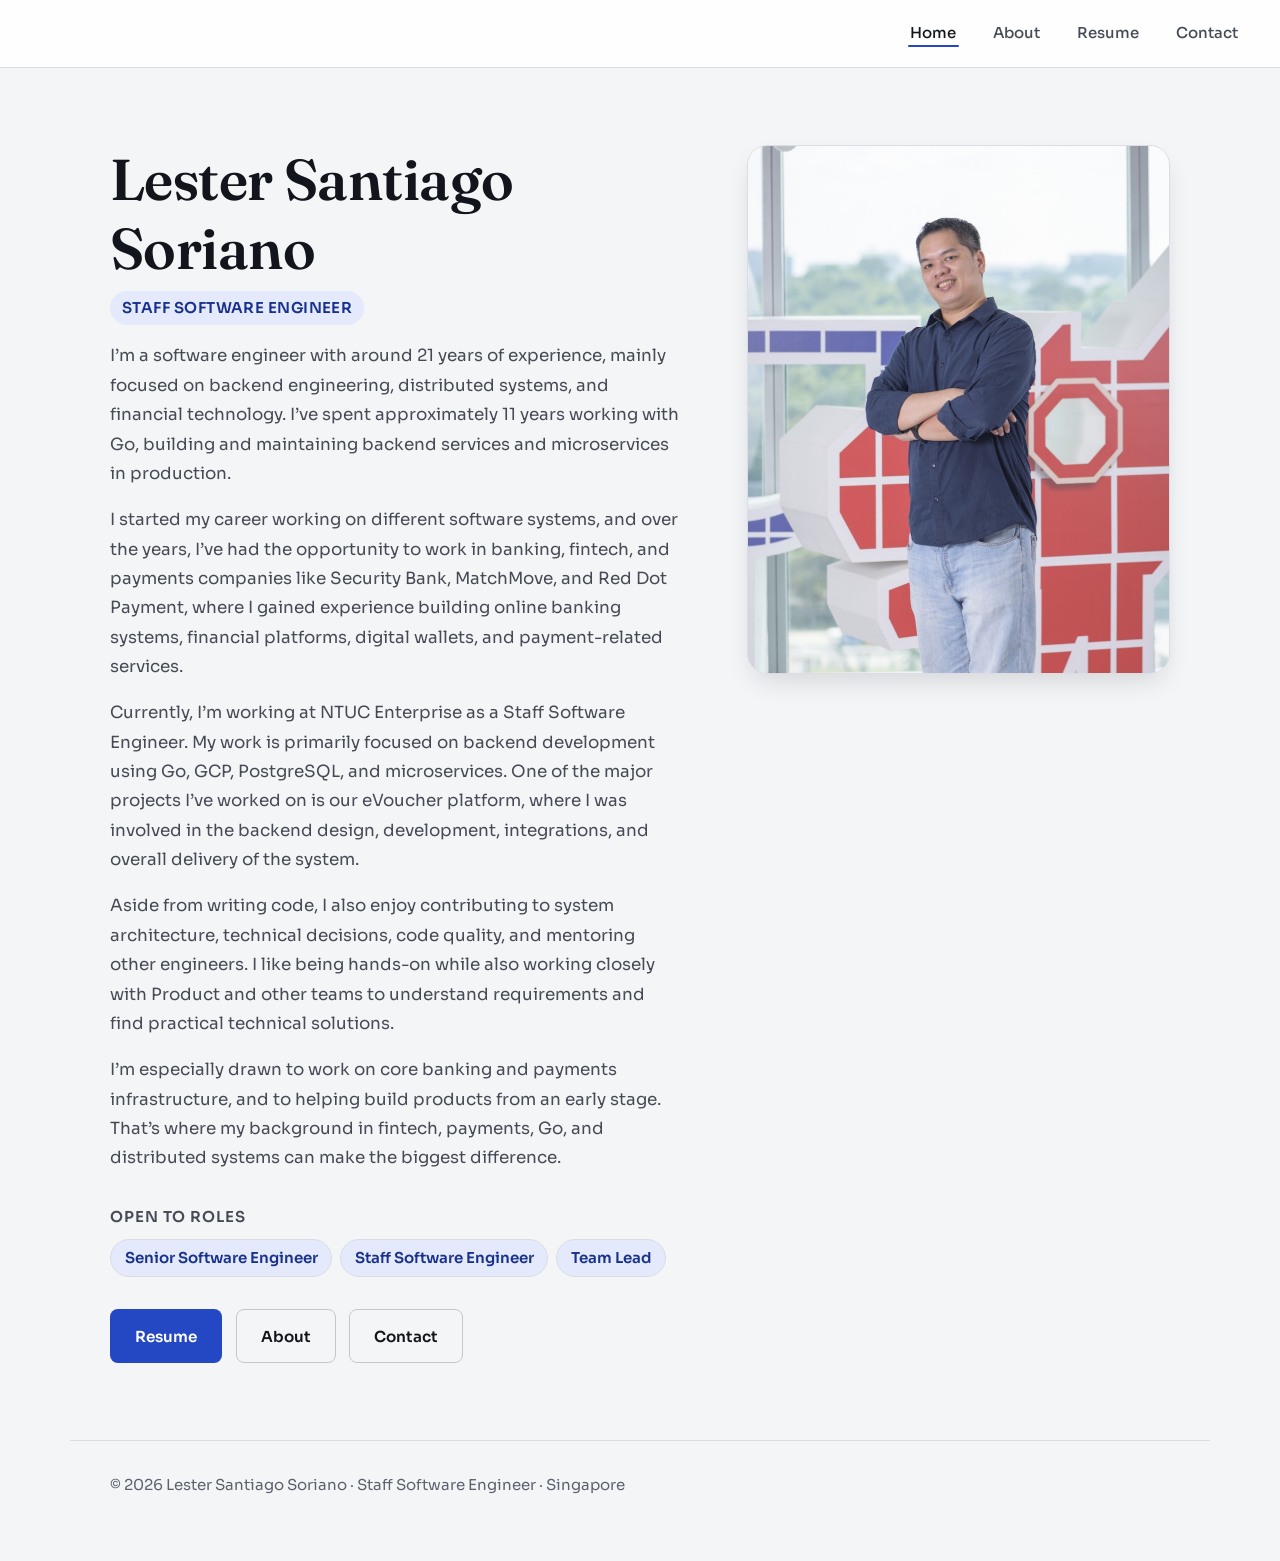
<file: index.html>
<!DOCTYPE html>
<html lang="en">
  <head>
    <meta charset="UTF-8" />
    <meta name="viewport" content="width=device-width, initial-scale=1.0" />
    <title>Lester Santiago Soriano - Staff Software Engineer in Singapore</title>
    <meta
      name="description"
      content="Lester Santiago Soriano is a Staff Software Engineer in Singapore with nearly 20 years building payments, fintech, and digital-commerce backends. Go microservices on GCP and AWS."
    />
    <link rel="canonical" href="https://frozentech03.github.io/" />
    <meta name="author" content="Lester Santiago Soriano" />
    <meta property="og:type" content="profile" />
    <meta property="og:title" content="Lester Santiago Soriano - Staff Software Engineer in Singapore" />
    <meta
      property="og:description"
      content="Staff Software Engineer in Singapore. Payments, fintech, and backend platforms. Nearly 20 years across Security Bank, MatchMove, Red Dot Payment, and NTUC."
    />
    <meta property="og:url" content="https://frozentech03.github.io/" />
    <meta property="og:image" content="https://frozentech03.github.io/assets/DSC_6380.jpg" />
    <meta property="og:locale" content="en_SG" />
    <meta property="profile:first_name" content="Lester" />
    <meta property="profile:last_name" content="Soriano" />
    <meta name="twitter:card" content="summary_large_image" />
    <meta name="twitter:title" content="Lester Santiago Soriano - Staff Software Engineer in Singapore" />
    <meta
      name="twitter:description"
      content="Staff Software Engineer in Singapore specializing in payments, fintech, and backend platforms."
    />
    <meta name="twitter:image" content="https://frozentech03.github.io/assets/DSC_6380.jpg" />
    <script type="application/ld+json">
      {
        "@context": "https://schema.org",
        "@graph": [
          {
            "@type": "WebSite",
            "@id": "https://frozentech03.github.io/#website",
            "url": "https://frozentech03.github.io/",
            "alternateName": "Lester Soriano",
            "description": "Personal site and resume of Lester Santiago Soriano, Staff Software Engineer in Singapore.",
            "publisher": { "@id": "https://frozentech03.github.io/#person" },
            "inLanguage": "en"
          },
          {
            "@type": "ProfilePage",
            "@id": "https://frozentech03.github.io/#webpage",
            "url": "https://frozentech03.github.io/",
            "name": "Lester Santiago Soriano - Staff Software Engineer in Singapore",
            "isPartOf": { "@id": "https://frozentech03.github.io/#website" },
            "about": { "@id": "https://frozentech03.github.io/#person" },
            "mainEntity": { "@id": "https://frozentech03.github.io/#person" }
          },
          {
            "@type": "Person",
            "@id": "https://frozentech03.github.io/#person",
            "name": "Lester Santiago Soriano",
            "alternateName": ["Lester Soriano", "Lester Santiago"],
            "jobTitle": "Staff Software Engineer",
            "description": "Lester Santiago Soriano is a Staff Software Engineer based in Singapore with nearly 20 years building backend systems for payments, fintech, and digital commerce. He currently works at NTUC Enterprise Nexus and previously worked at MatchMove, Red Dot Payment, and Security Bank.",
            "url": "https://frozentech03.github.io/",
            "image": "https://frozentech03.github.io/assets/DSC_6380.jpg",
            "email": "mailto:lestersoriano@yahoo.com",
            "telephone": "+65-9351-3543",
            "address": {
              "@type": "PostalAddress",
              "addressLocality": "Singapore",
              "addressCountry": "SG"
            },
            "worksFor": {
              "@type": "Organization",
              "name": "NTUC Enterprise Nexus Co-operative Limited"
            },
            "alumniOf": {
              "@type": "CollegeOrUniversity",
              "name": "Saint Louis University"
            },
            "knowsAbout": [
              "Payments",
              "Fintech",
              "Go",
              "Microservices",
              "Distributed systems",
              "REST APIs",
              "gRPC",
              "GCP",
              "AWS",
              "Digital wallets",
              "Remittance"
            ],
            "knowsLanguage": ["English", "Filipino"],
            "sameAs": ["https://www.linkedin.com/in/lester-santiago-soriano"]
          }
        ]
      }
    </script>
    <link rel="preconnect" href="https://fonts.googleapis.com" />
    <link rel="preconnect" href="https://fonts.gstatic.com" crossorigin />
    <link
      href="https://fonts.googleapis.com/css2?family=Fraunces:opsz,wght@9..144,500;9..144,600&family=Sora:wght@400;500;600&family=IBM+Plex+Mono:wght@400;500&display=swap"
      rel="stylesheet"
    />
    <link rel="stylesheet" href="styles.css?v=20261123" />
  </head>
  <body>
    <a class="skip-link" href="#main">Skip to content</a>

    <header class="site-header">
      <nav class="nav" aria-label="Primary">
        <a href="index.html" aria-current="page">Home</a>
        <a href="about.html">About</a>
        <a href="resume.html">Resume</a>
        <a href="contact.html">Contact</a>
      </nav>
    </header>

    <main id="main">
      <section class="hero" aria-label="Introduction">
        <div class="hero-copy">
          <h1 class="hero-brand">Lester Santiago Soriano</h1>
          <p class="hero-role">Staff Software Engineer</p>
          <div class="hero-lede">
            <p>
              I’m a software engineer with around 21 years of experience,
              mainly focused on backend engineering, distributed systems, and
              financial technology. I’ve spent approximately 11 years working
              with Go, building and maintaining backend services and
              microservices in production.
            </p>
            <p>
              I started my career working on different software systems, and
              over the years, I’ve had the opportunity to work in banking,
              fintech, and payments companies like Security Bank, MatchMove,
              and Red Dot Payment, where I gained experience building online
              banking systems, financial platforms, digital wallets, and
              payment-related services.
            </p>
            <p>
              Currently, I’m working at NTUC Enterprise as a Staff Software
              Engineer. My work is primarily focused on backend development
              using Go, GCP, PostgreSQL, and microservices. One of the major
              projects I’ve worked on is our eVoucher platform, where I was
              involved in the backend design, development, integrations, and
              overall delivery of the system.
            </p>
            <p>
              Aside from writing code, I also enjoy contributing to system
              architecture, technical decisions, code quality, and mentoring
              other engineers. I like being hands-on while also working closely
              with Product and other teams to understand requirements and find
              practical technical solutions.
            </p>
            <p>
              I’m especially drawn to work on core banking and payments
              infrastructure, and to helping build products from an early stage.
              That’s where my background in fintech, payments, Go, and
              distributed systems can make the biggest difference.
            </p>
          </div>
          <div class="hero-open">
            <p class="hero-open-label">Open to roles</p>
            <ul class="hero-open-list">
              <li>Senior Software Engineer</li>
              <li>Staff Software Engineer</li>
              <li>Team Lead</li>
            </ul>
          </div>
          <div class="hero-actions">
            <a class="btn btn-primary" href="resume.html">Resume</a>
            <a class="btn btn-ghost" href="about.html">About</a>
            <a class="btn btn-ghost" href="contact.html">Contact</a>
          </div>
        </div>
        <div class="hero-visual">
          <img
            src="assets/hero-halfbody.jpg"
            alt="Lester Santiago Soriano"
            width="850"
            height="1050"
          />
        </div>
      </section>
    </main>

    <footer class="site-footer">
      <p>&copy; 2026 Lester Santiago Soriano &middot; Staff Software Engineer &middot; Singapore</p>
    </footer>
  </body>
</html>
</file>
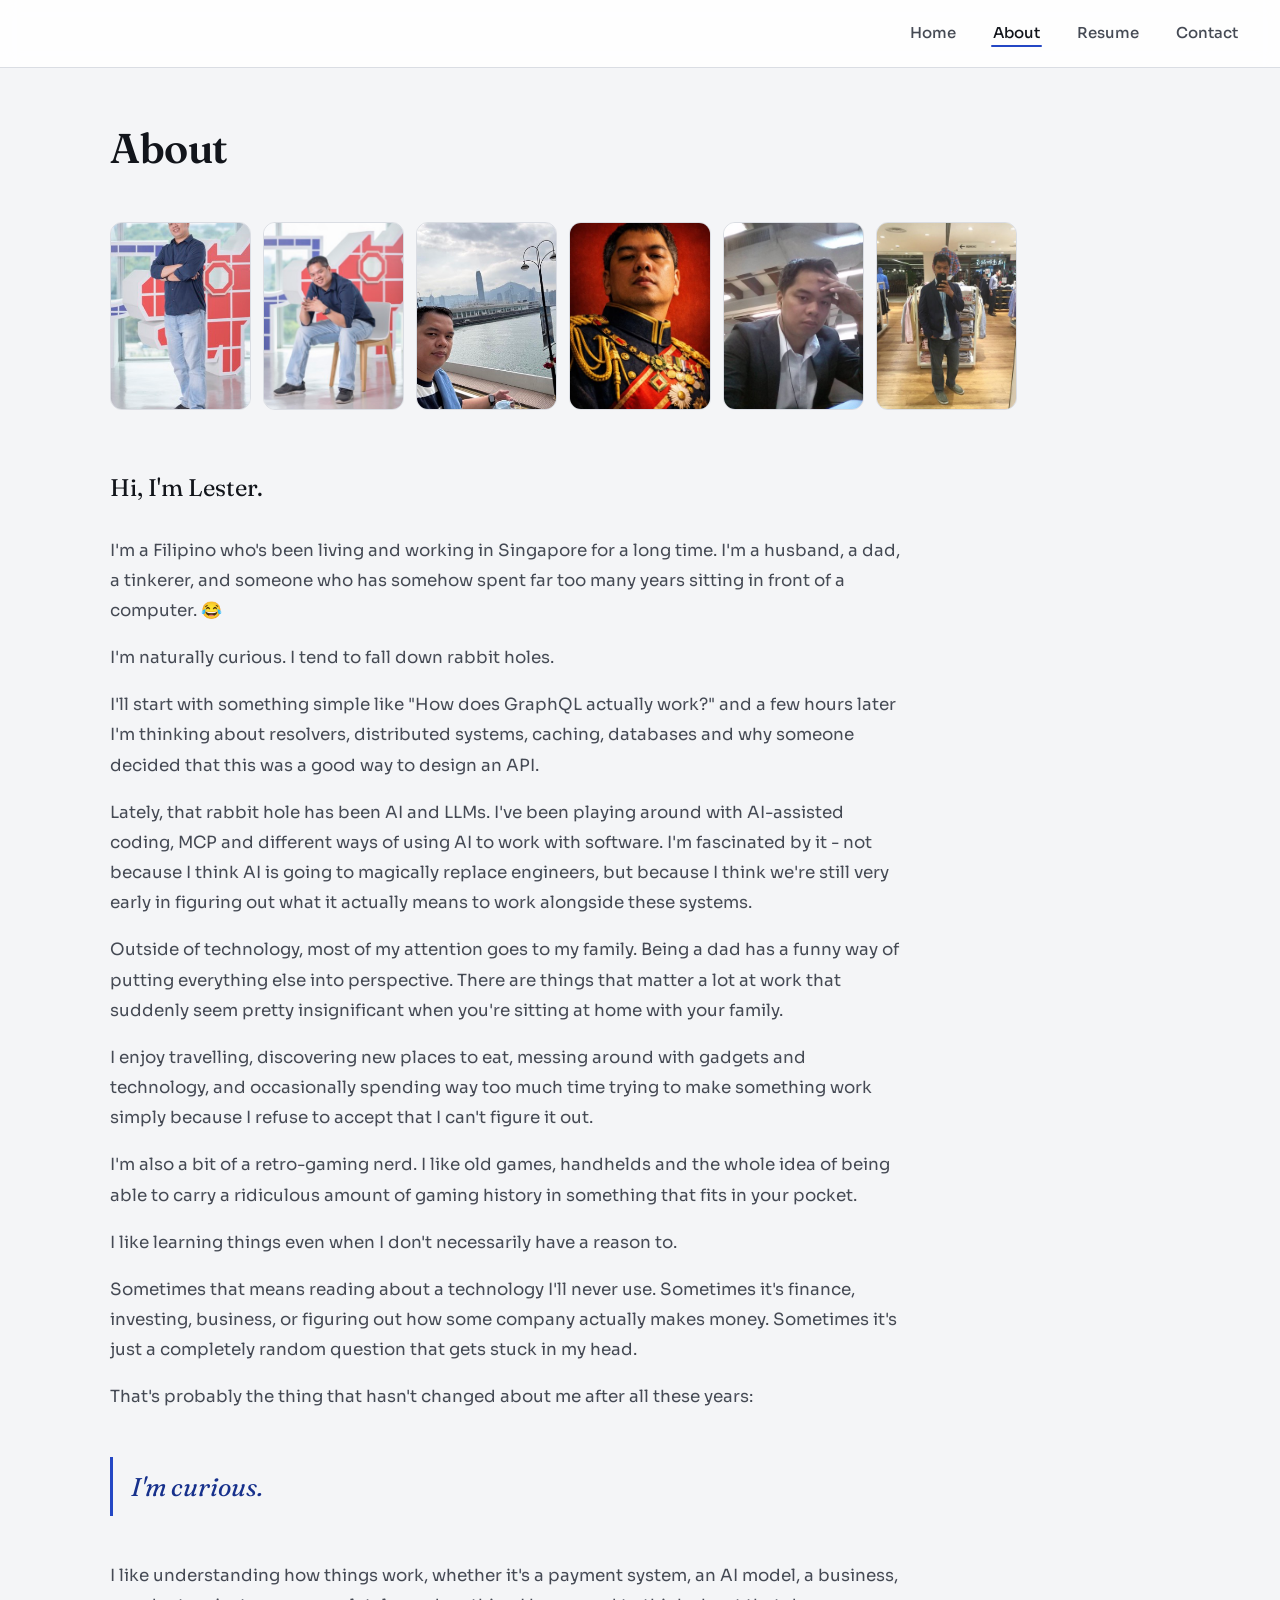
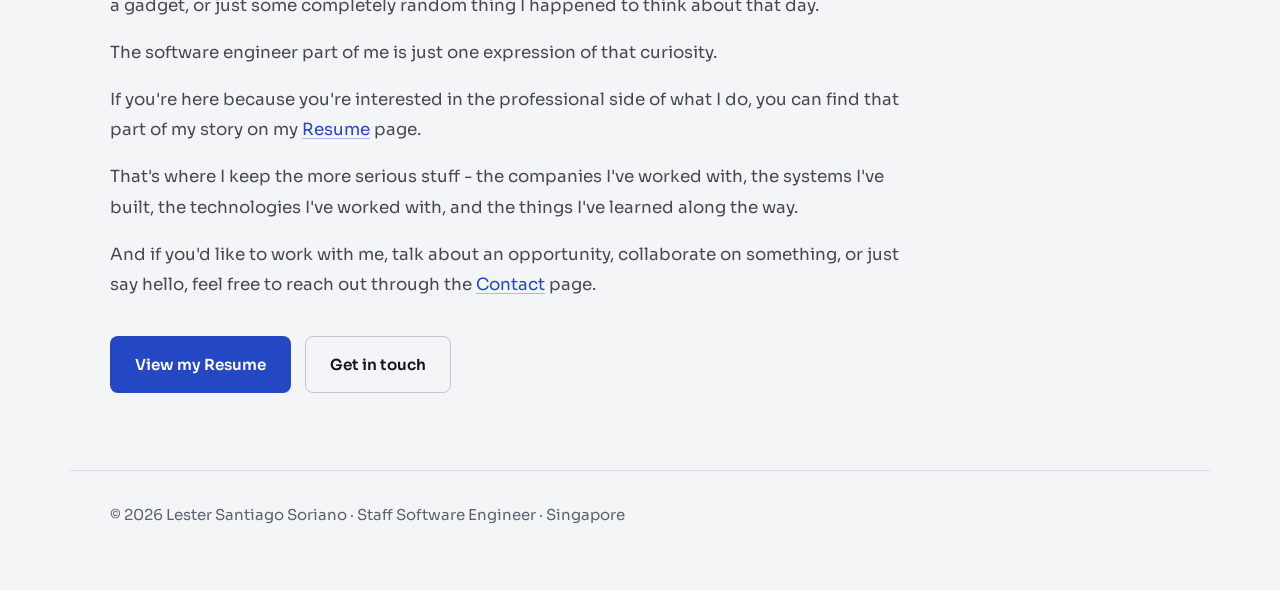
<file: about.html>
<!DOCTYPE html>
<html lang="en">
  <head>
    <meta charset="UTF-8" />
    <meta name="viewport" content="width=device-width, initial-scale=1.0" />
    <title>About Lester Santiago Soriano - Staff Software Engineer in Singapore</title>
    <meta
      name="description"
      content="About Lester Santiago Soriano: Staff Software Engineer in Singapore with nearly 20 years in payments, fintech, and backend platforms. Currently studying MCP and LLMs."
    />
    <link rel="canonical" href="https://frozentech03.github.io/about.html" />
    <meta name="author" content="Lester Santiago Soriano" />
    <meta property="og:type" content="profile" />
    <meta property="og:title" content="About Lester Santiago Soriano" />
    <meta
      property="og:description"
      content="Staff Software Engineer in Singapore. Nearly two decades in payment rails, wallets, remittance, vouchers, and reliable backend platforms."
    />
    <meta property="og:url" content="https://frozentech03.github.io/about.html" />
    <meta property="og:image" content="https://frozentech03.github.io/assets/DSC_6380.jpg" />
    <meta property="og:locale" content="en_SG" />
    <meta name="twitter:card" content="summary_large_image" />
    <meta name="twitter:title" content="About Lester Santiago Soriano" />
    <meta
      name="twitter:description"
      content="Staff Software Engineer in Singapore. Payments, fintech, and backend platforms."
    />
    <meta name="twitter:image" content="https://frozentech03.github.io/assets/DSC_6380.jpg" />
    <script type="application/ld+json">
      {
        "@context": "https://schema.org",
        "@graph": [
          {
            "@type": "AboutPage",
            "@id": "https://frozentech03.github.io/about.html#webpage",
            "url": "https://frozentech03.github.io/about.html",
            "name": "About Lester Santiago Soriano",
            "isPartOf": { "@id": "https://frozentech03.github.io/#website" },
            "about": { "@id": "https://frozentech03.github.io/#person" },
            "mainEntity": { "@id": "https://frozentech03.github.io/#person" }
          },
          {
            "@type": "Person",
            "@id": "https://frozentech03.github.io/#person",
            "name": "Lester Santiago Soriano",
            "alternateName": "Lester Soriano",
            "jobTitle": "Staff Software Engineer",
            "url": "https://frozentech03.github.io/",
            "image": "https://frozentech03.github.io/assets/DSC_6380.jpg",
            "sameAs": ["https://www.linkedin.com/in/lester-santiago-soriano"]
          }
        ]
      }
    </script>
    <link rel="preconnect" href="https://fonts.googleapis.com" />
    <link rel="preconnect" href="https://fonts.gstatic.com" crossorigin />
    <link
      href="https://fonts.googleapis.com/css2?family=Fraunces:opsz,wght@9..144,500;9..144,600&family=Sora:wght@400;500;600&family=IBM+Plex+Mono:wght@400;500&display=swap"
      rel="stylesheet"
    />
    <link rel="stylesheet" href="styles.css?v=20261123" />
  </head>
  <body>
    <a class="skip-link" href="#main">Skip to content</a>

    <header class="site-header">
      <nav class="nav" aria-label="Primary">
        <a href="index.html">Home</a>
        <a href="about.html" aria-current="page">About</a>
        <a href="resume.html">Resume</a>
        <a href="contact.html">Contact</a>
      </nav>
    </header>

    <main id="main" class="page-shell">
      <div class="page-intro">
        <h1>About</h1>
      </div>

      <div class="gallery" aria-label="Photo gallery">
        <button
          type="button"
          class="gallery-item"
          data-full="assets/gallery/DSC_6380.jpg"
          aria-label="Open photo: studio portrait, arms crossed"
        >
          <img
            src="assets/gallery/thumb-DSC_6380.jpg"
            alt="Lester Santiago Soriano, arms crossed"
            loading="lazy"
            width="480"
            height="640"
          />
        </button>
        <button
          type="button"
          class="gallery-item"
          data-full="assets/gallery/DSC_6387.jpg"
          aria-label="Open photo: studio portrait"
        >
          <img
            src="assets/gallery/thumb-DSC_6387.jpg"
            alt="Lester Santiago Soriano studio portrait"
            loading="lazy"
            width="480"
            height="640"
          />
        </button>
        <button
          type="button"
          class="gallery-item"
          data-full="assets/gallery/471126973_10230776061278506_3949301487473210298_n.jpg"
          aria-label="Open photo from gallery"
        >
          <img
            src="assets/gallery/thumb-471126973_10230776061278506_3949301487473210298_n.jpg"
            alt="Lester Santiago Soriano"
            loading="lazy"
            width="480"
            height="640"
          />
        </button>
        <button
          type="button"
          class="gallery-item"
          data-full="assets/gallery/626816156_10235582828844691_3645406562748871423_n.jpg"
          aria-label="Open photo from gallery"
        >
          <img
            src="assets/gallery/thumb-626816156_10235582828844691_3645406562748871423_n.jpg"
            alt="Lester Santiago Soriano"
            loading="lazy"
            width="480"
            height="640"
          />
        </button>
        <button
          type="button"
          class="gallery-item"
          data-full="assets/gallery/557246348_10234010732103255_2571368418577335423_n.jpg"
          aria-label="Open photo: office portrait"
        >
          <img
            src="assets/gallery/thumb-557246348_10234010732103255_2571368418577335423_n.jpg"
            alt="Lester Santiago Soriano in the office"
            loading="lazy"
            width="480"
            height="640"
          />
        </button>
        <button
          type="button"
          class="gallery-item"
          data-full="assets/gallery/639894238_10235848393803649_8761474603907227302_n.jpg"
          aria-label="Open photo: casual portrait"
        >
          <img
            src="assets/gallery/thumb-639894238_10235848393803649_8761474603907227302_n.jpg"
            alt="Lester Santiago Soriano casual portrait"
            loading="lazy"
            width="480"
            height="640"
          />
        </button>
      </div>

      <div class="about-story">
        <p class="about-lead">Hi, I'm Lester.</p>
        <p>
          I'm a Filipino who's been living and working in Singapore for a long
          time. I'm a husband, a dad, a tinkerer, and someone who has somehow
          spent far too many years sitting in front of a computer. &#128514;
        </p>
        <p>I'm naturally curious. I tend to fall down rabbit holes.</p>
        <p>
          I'll start with something simple like "How does GraphQL actually
          work?" and a few hours later I'm thinking about resolvers,
          distributed systems, caching, databases and why someone decided that
          this was a good way to design an API.
        </p>
        <p>
          Lately, that rabbit hole has been AI and LLMs. I've been playing
          around with AI-assisted coding, MCP and different ways of using AI to
          work with software. I'm fascinated by it - not because I think AI is
          going to magically replace engineers, but because I think we're still
          very early in figuring out what it actually means to work alongside
          these systems.
        </p>
        <p>
          Outside of technology, most of my attention goes to my family. Being
          a dad has a funny way of putting everything else into perspective.
          There are things that matter a lot at work that suddenly seem pretty
          insignificant when you're sitting at home with your family.
        </p>
        <p>
          I enjoy travelling, discovering new places to eat, messing around
          with gadgets and technology, and occasionally spending way too much
          time trying to make something work simply because I refuse to accept
          that I can't figure it out.
        </p>
        <p>
          I'm also a bit of a retro-gaming nerd. I like old games, handhelds
          and the whole idea of being able to carry a ridiculous amount of
          gaming history in something that fits in your pocket.
        </p>
        <p>
          I like learning things even when I don't necessarily have a reason
          to.
        </p>
        <p>
          Sometimes that means reading about a technology I'll never use.
          Sometimes it's finance, investing, business, or figuring out how some
          company actually makes money. Sometimes it's just a completely random
          question that gets stuck in my head.
        </p>
        <p>
          That's probably the thing that hasn't changed about me after all
          these years:
        </p>
        <p class="about-emphasis">I'm curious.</p>
        <p>
          I like understanding how things work, whether it's a payment system,
          an AI model, a business, a gadget, or just some completely random
          thing I happened to think about that day.
        </p>
        <p>
          The software engineer part of me is just one expression of that
          curiosity.
        </p>
        <p>
          If you're here because you're interested in the professional side of
          what I do, you can find that part of my story on my
          <a href="resume.html">Resume</a> page.
        </p>
        <p>
          That's where I keep the more serious stuff - the companies I've
          worked with, the systems I've built, the technologies I've worked
          with, and the things I've learned along the way.
        </p>
        <p>
          And if you'd like to work with me, talk about an opportunity,
          collaborate on something, or just say hello, feel free to reach out
          through the <a href="contact.html">Contact</a> page.
        </p>
        <div class="about-actions">
          <a class="btn btn-primary" href="resume.html">View my Resume</a>
          <a class="btn btn-ghost" href="contact.html">Get in touch</a>
        </div>
      </div>
    </main>

    <footer class="site-footer">
      <p>&copy; 2026 Lester Santiago Soriano &middot; Staff Software Engineer &middot; Singapore</p>
    </footer>

    <div
      class="lightbox"
      id="lightbox"
      hidden
      role="dialog"
      aria-modal="true"
      aria-label="Expanded photo"
    >
      <button type="button" class="lightbox-close" aria-label="Close photo">
        Close
      </button>
      <img class="lightbox-img" alt="" />
    </div>

    <script src="script.js?v=20261123"></script>
  </body>
</html>
</file>
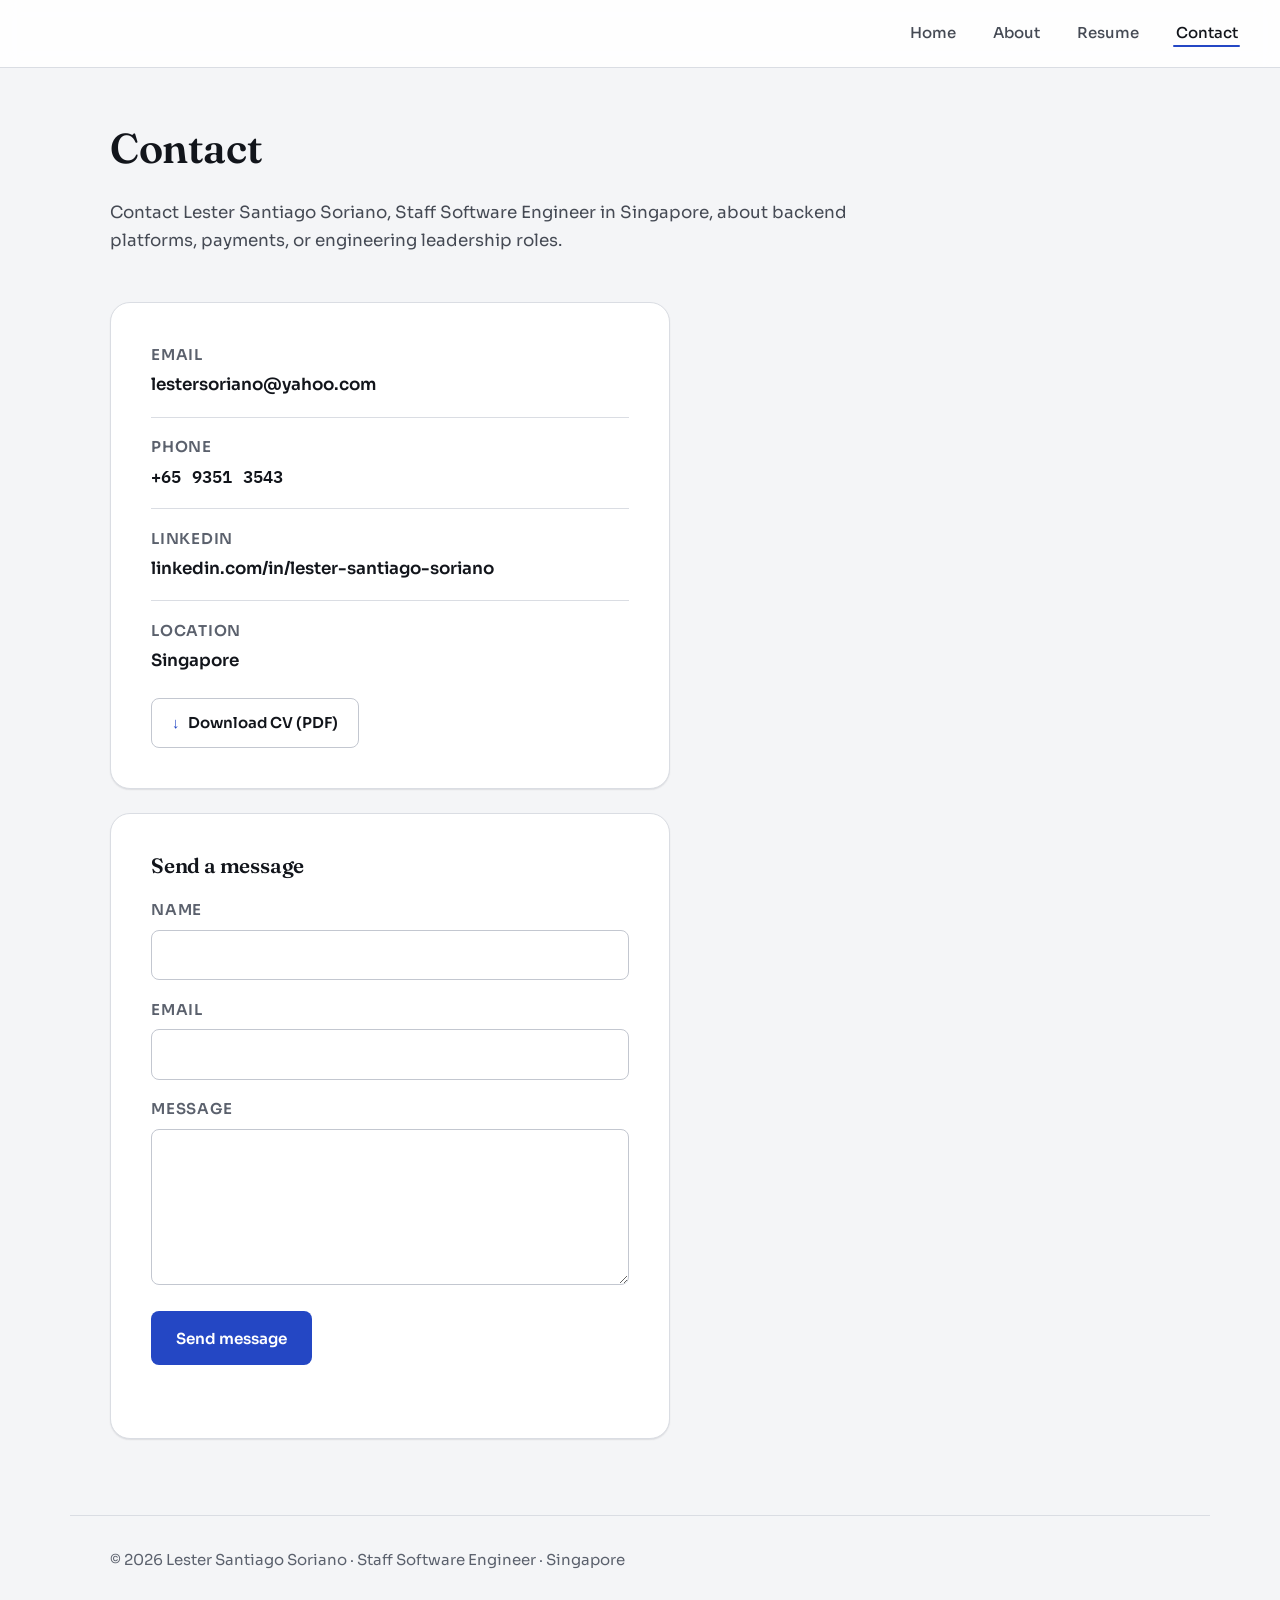
<file: contact.html>
<!DOCTYPE html>
<html lang="en">
  <head>
    <meta charset="UTF-8" />
    <meta name="viewport" content="width=device-width, initial-scale=1.0" />
    <title>Contact Lester Santiago Soriano - Staff Software Engineer, Singapore</title>
    <meta
      name="description"
      content="Contact Lester Santiago Soriano, Staff Software Engineer in Singapore. Email lestersoriano@yahoo.com or connect on LinkedIn for payments, fintech, and backend roles."
    />
    <link rel="canonical" href="https://frozentech03.github.io/contact.html" />
    <meta name="author" content="Lester Santiago Soriano" />
    <meta property="og:type" content="website" />
    <meta property="og:title" content="Contact Lester Santiago Soriano" />
    <meta
      property="og:description"
      content="Email, phone, and LinkedIn for Lester Santiago Soriano, Staff Software Engineer in Singapore."
    />
    <meta property="og:url" content="https://frozentech03.github.io/contact.html" />
    <meta property="og:image" content="https://frozentech03.github.io/assets/DSC_6380.jpg" />
    <meta property="og:locale" content="en_SG" />
    <meta name="twitter:card" content="summary_large_image" />
    <meta name="twitter:title" content="Contact Lester Santiago Soriano" />
    <meta
      name="twitter:description"
      content="Email, phone, and LinkedIn for Lester Santiago Soriano, Staff Software Engineer in Singapore."
    />
    <meta name="twitter:image" content="https://frozentech03.github.io/assets/DSC_6380.jpg" />
    <script type="application/ld+json">
      {
        "@context": "https://schema.org",
        "@graph": [
          {
            "@type": "ContactPage",
            "@id": "https://frozentech03.github.io/contact.html#webpage",
            "url": "https://frozentech03.github.io/contact.html",
            "name": "Contact Lester Santiago Soriano",
            "isPartOf": { "@id": "https://frozentech03.github.io/#website" },
            "about": { "@id": "https://frozentech03.github.io/#person" },
            "mainEntity": { "@id": "https://frozentech03.github.io/#person" }
          },
          {
            "@type": "Person",
            "@id": "https://frozentech03.github.io/#person",
            "name": "Lester Santiago Soriano",
            "jobTitle": "Staff Software Engineer",
            "email": "mailto:lestersoriano@yahoo.com",
            "telephone": "+65-9351-3543",
            "url": "https://frozentech03.github.io/",
            "address": {
              "@type": "PostalAddress",
              "addressLocality": "Singapore",
              "addressCountry": "SG"
            },
            "sameAs": ["https://www.linkedin.com/in/lester-santiago-soriano"]
          }
        ]
      }
    </script>
    <link rel="preconnect" href="https://fonts.googleapis.com" />
    <link rel="preconnect" href="https://fonts.gstatic.com" crossorigin />
    <link
      href="https://fonts.googleapis.com/css2?family=Fraunces:opsz,wght@9..144,500;9..144,600&family=Sora:wght@400;500;600&family=IBM+Plex+Mono:wght@400;500&display=swap"
      rel="stylesheet"
    />
    <link rel="stylesheet" href="styles.css?v=20261123" />
  </head>
  <body>
    <a class="skip-link" href="#main">Skip to content</a>

    <header class="site-header">
      <nav class="nav" aria-label="Primary">
        <a href="index.html">Home</a>
        <a href="about.html">About</a>
        <a href="resume.html">Resume</a>
        <a href="contact.html" aria-current="page">Contact</a>
      </nav>
    </header>

    <main id="main" class="page-shell">
      <div class="page-intro">
        <h1>Contact</h1>
        <p>
          Contact Lester Santiago Soriano, Staff Software Engineer in Singapore, about
          backend platforms, payments, or engineering leadership roles.
        </p>
      </div>

      <div class="contact-card">
        <ul class="contact-links">
          <li>
            <span class="label">Email</span>
            <a href="mailto:lestersoriano@yahoo.com">lestersoriano@yahoo.com</a>
          </li>
          <li>
            <span class="label">Phone</span>
            <a href="tel:+6593513543">+65 9351 3543</a>
          </li>
          <li>
            <span class="label">LinkedIn</span>
            <a
              href="https://www.linkedin.com/in/lester-santiago-soriano"
              rel="me noopener noreferrer"
              target="_blank"
              >linkedin.com/in/lester-santiago-soriano</a
            >
          </li>
          <li>
            <span class="label">Location</span>
            <span>Singapore</span>
          </li>
        </ul>
        <p style="margin: 1.5rem 0 0">
          <a
            class="cv-download"
            href="assets/Lester-Santiago-Soriano-2026-Staff-Software-Engineer-FinTech.pdf"
            download="Lester Santiago Soriano 2026 - Staff Software Engineer FinTech.pdf"
            >Download CV (PDF)</a
          >
        </p>
      </div>

      <div class="contact-card contact-form-card">
        <h2 class="form-title">Send a message</h2>
        <form id="contact-form" action="https://api.web3forms.com/submit" method="POST">
          <input type="hidden" name="access_key" value="61e28fde-f493-4418-8a31-78ecfef9f48f" />
          <input type="hidden" name="subject" value="New message from frozentech03.github.io" />
          <input type="checkbox" name="botcheck" class="hidden-field" style="display: none" tabindex="-1" autocomplete="off" />

          <div class="form-field">
            <label for="name">Name</label>
            <input type="text" id="name" name="name" required autocomplete="name" />
          </div>

          <div class="form-field">
            <label for="email">Email</label>
            <input type="email" id="email" name="email" required autocomplete="email" />
          </div>

          <div class="form-field">
            <label for="message">Message</label>
            <textarea id="message" name="message" rows="5" required></textarea>
          </div>

          <button type="submit" class="btn btn-primary">Send message</button>
          <p class="form-status" role="status" aria-live="polite"></p>
        </form>
      </div>
    </main>

    <footer class="site-footer">
      <p>&copy; 2026 Lester Santiago Soriano &middot; Staff Software Engineer &middot; Singapore</p>
    </footer>

    <script src="script.js?v=20261123"></script>
  </body>
</html>
</file>
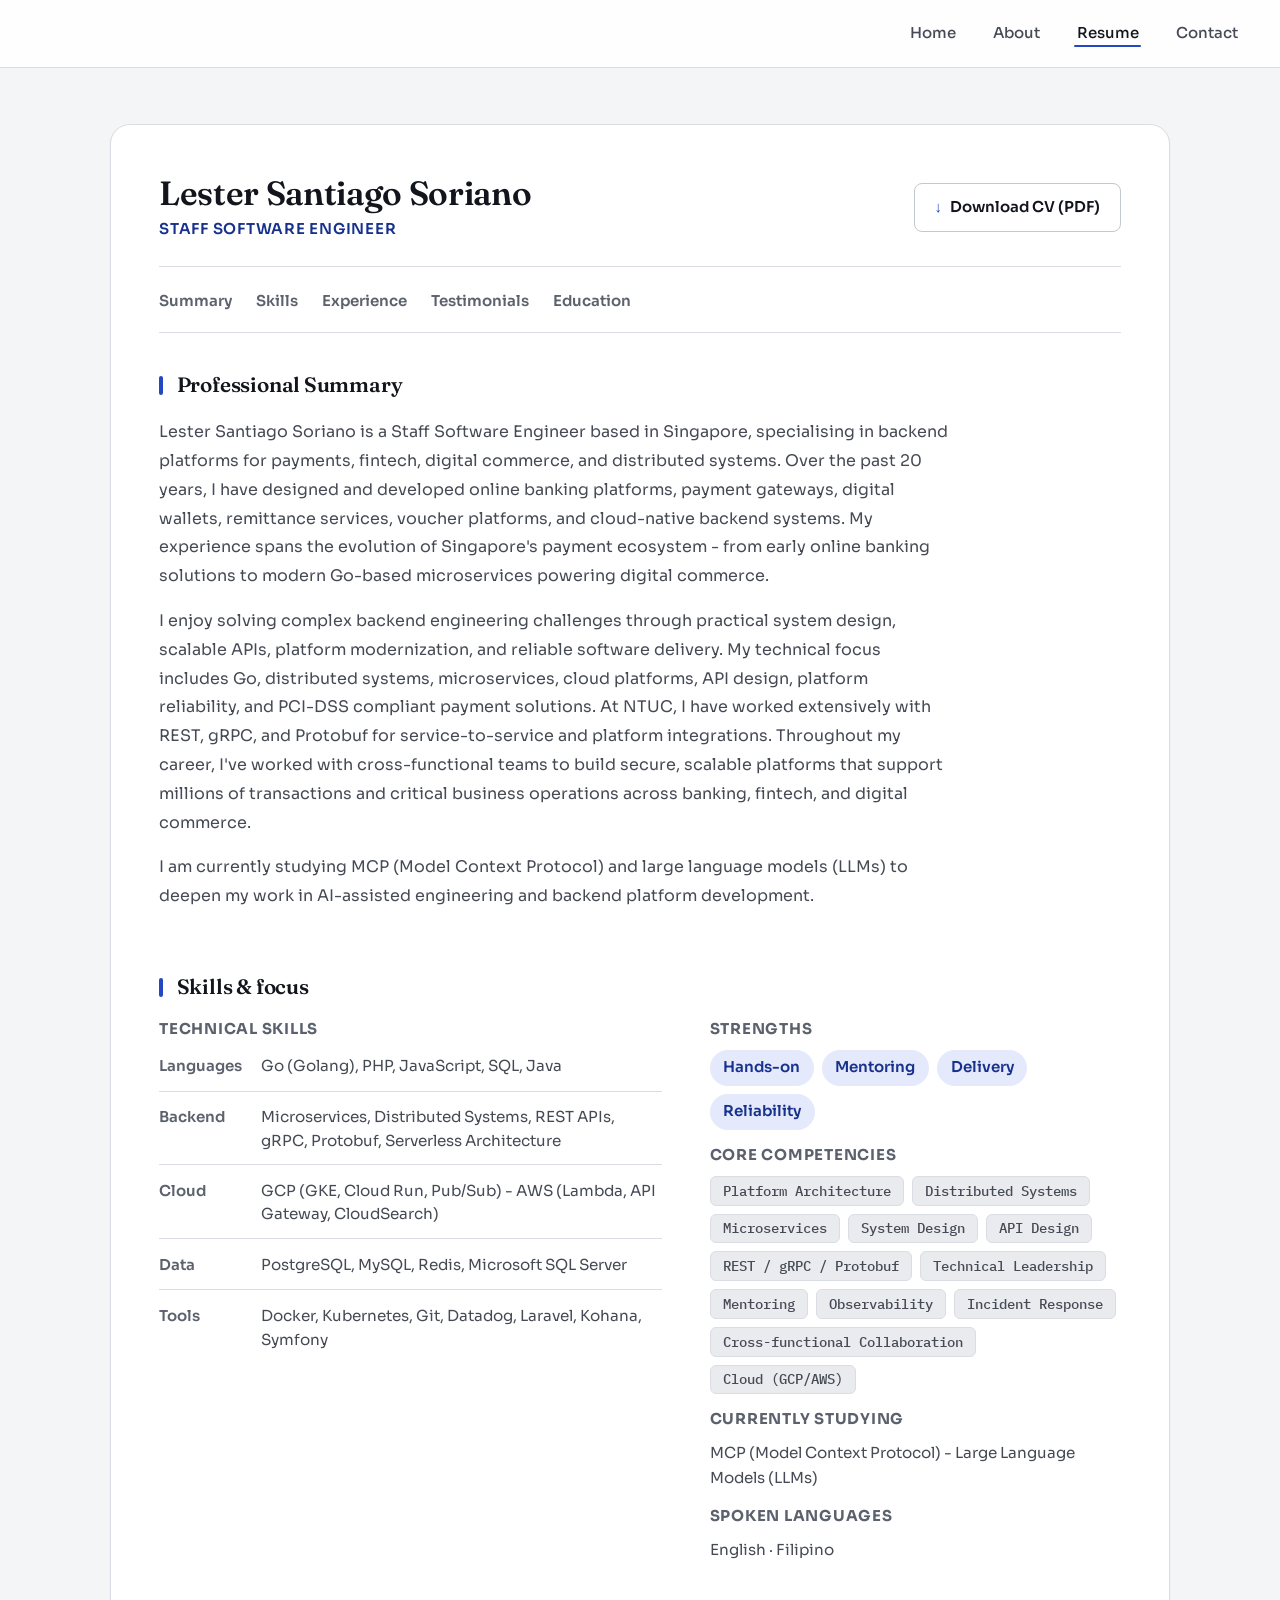
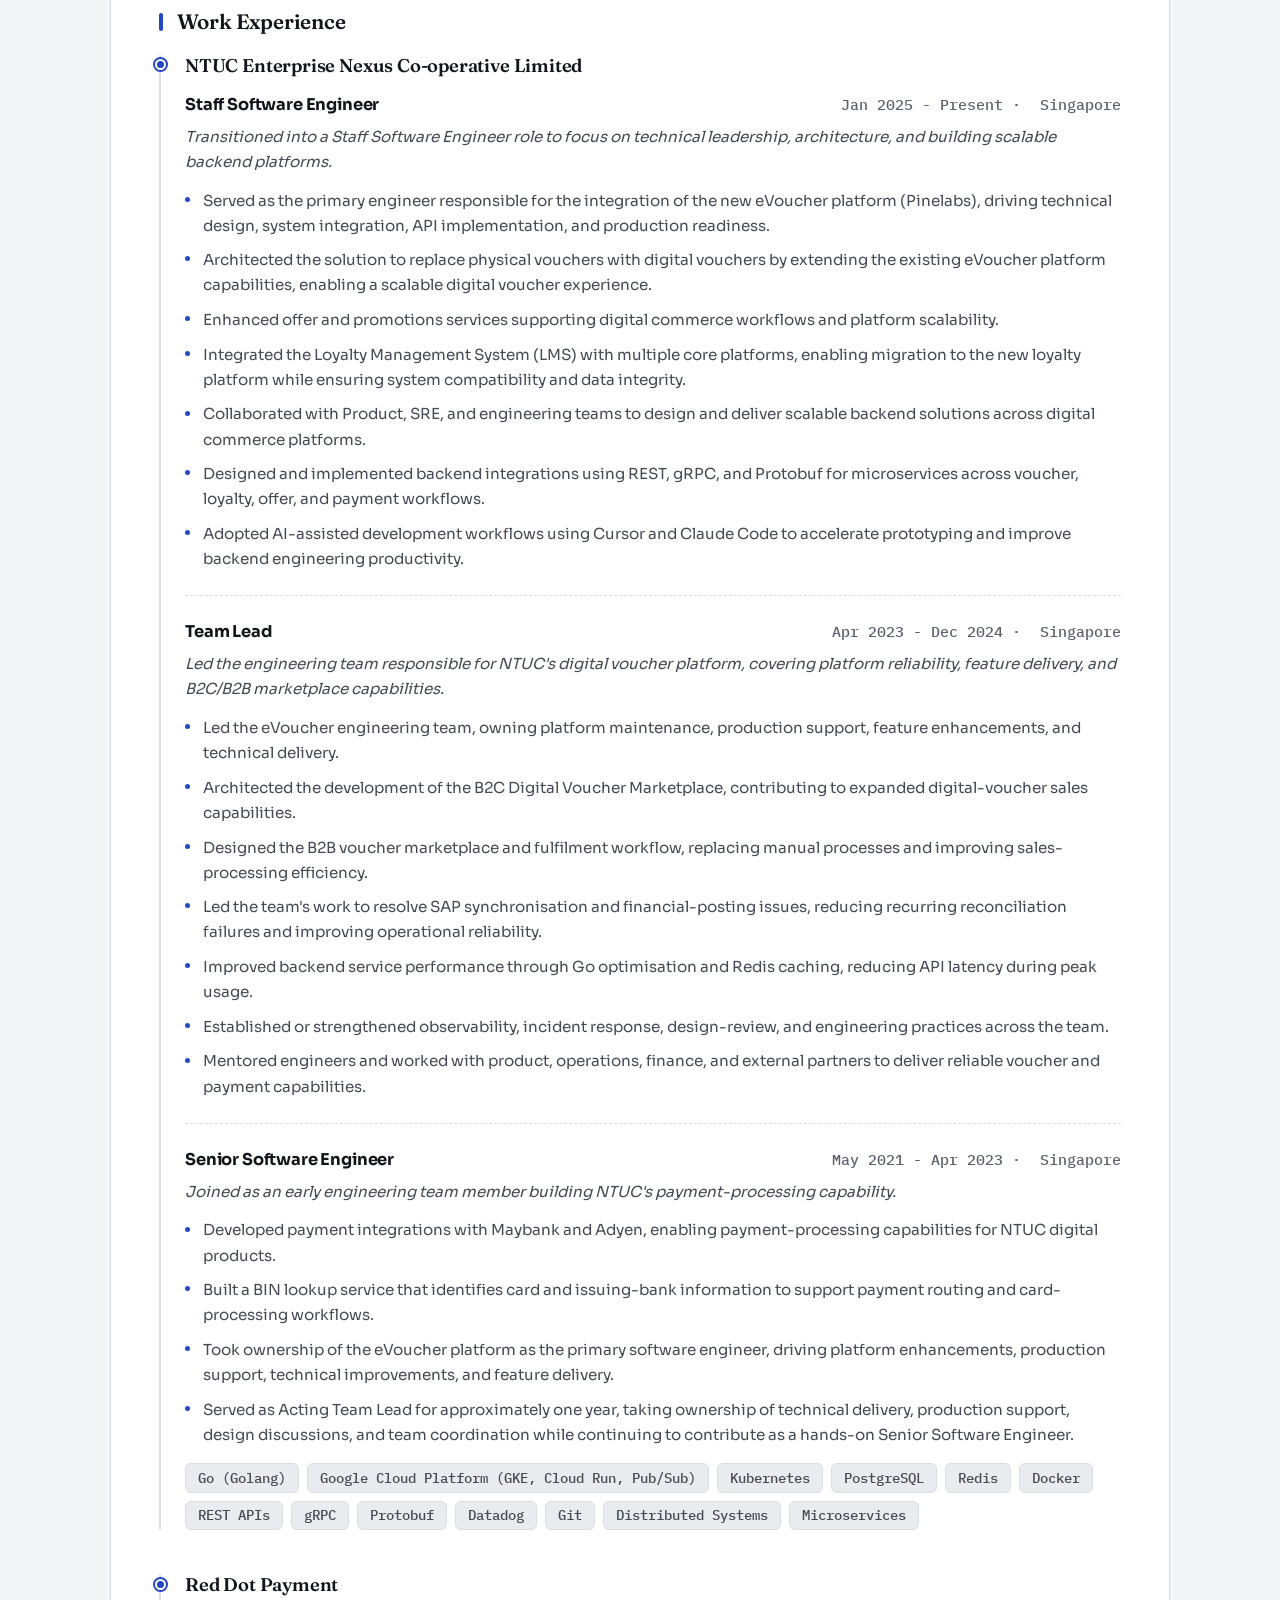
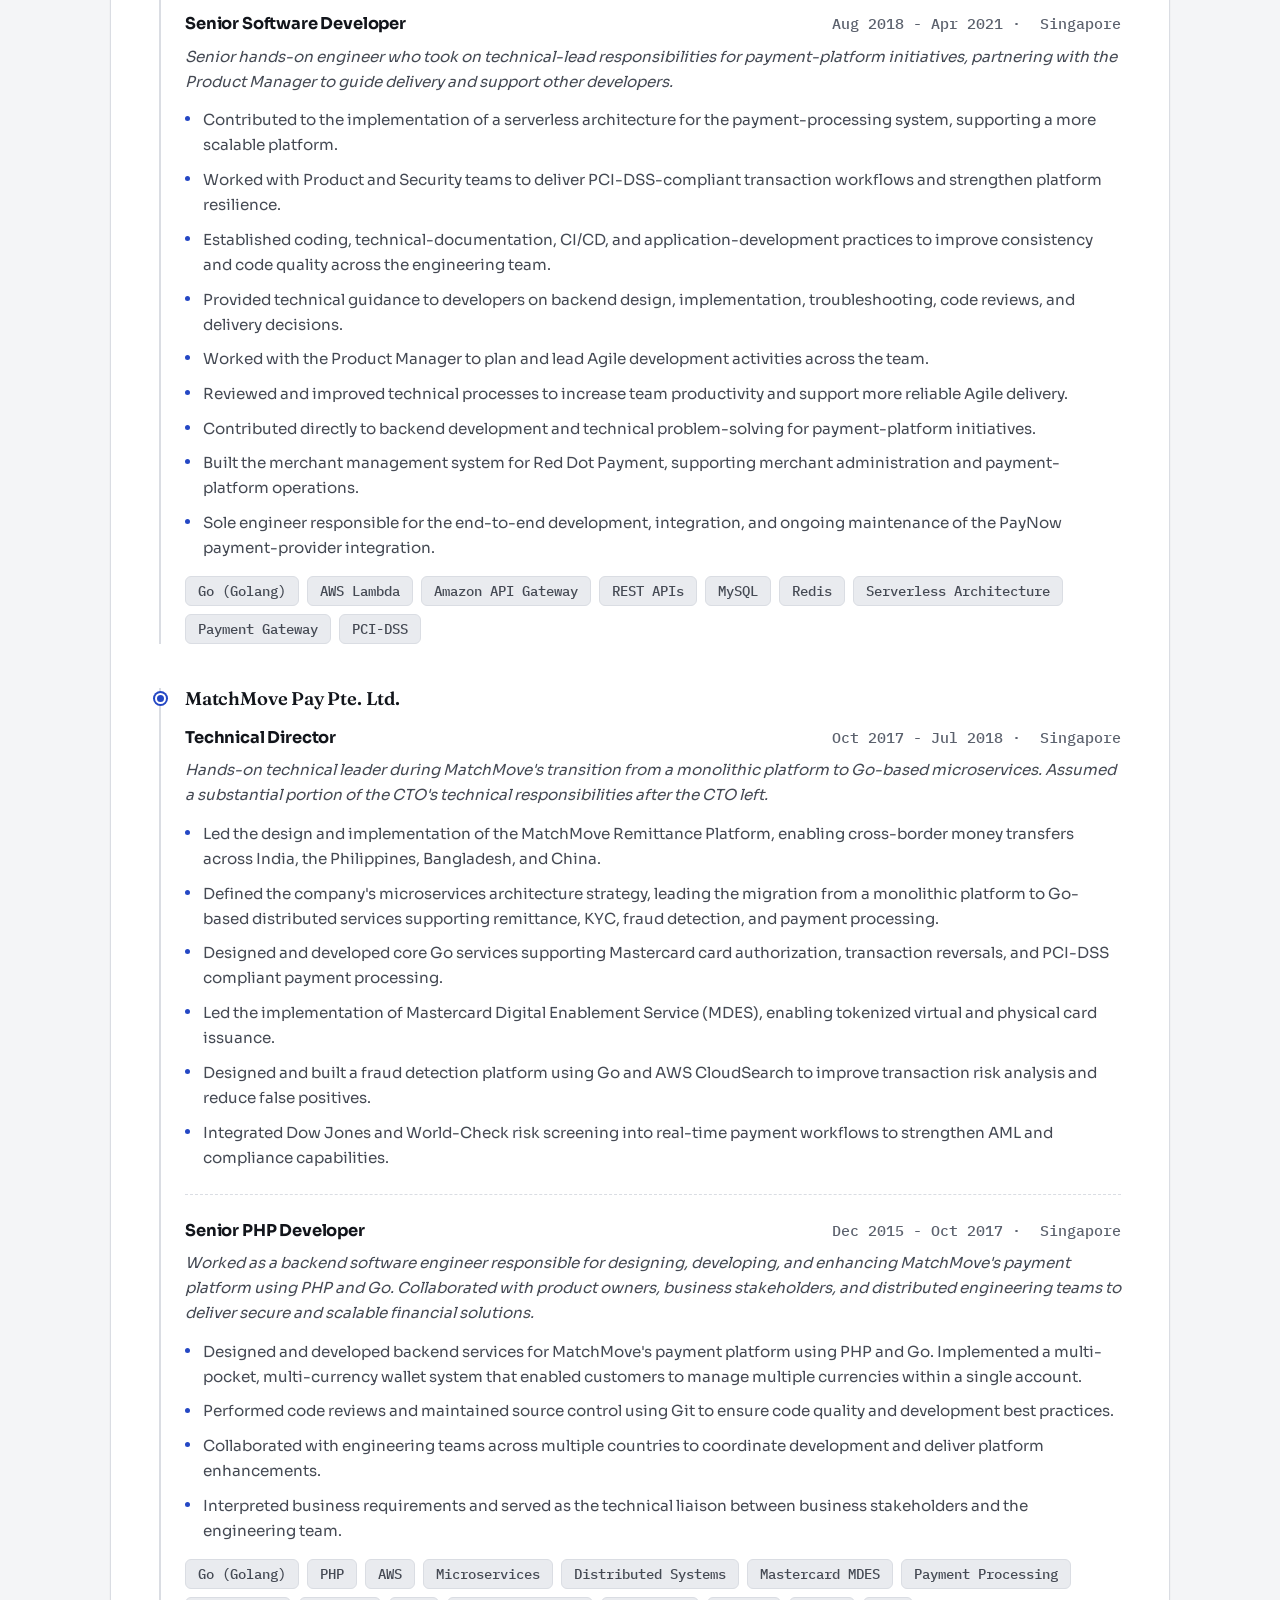
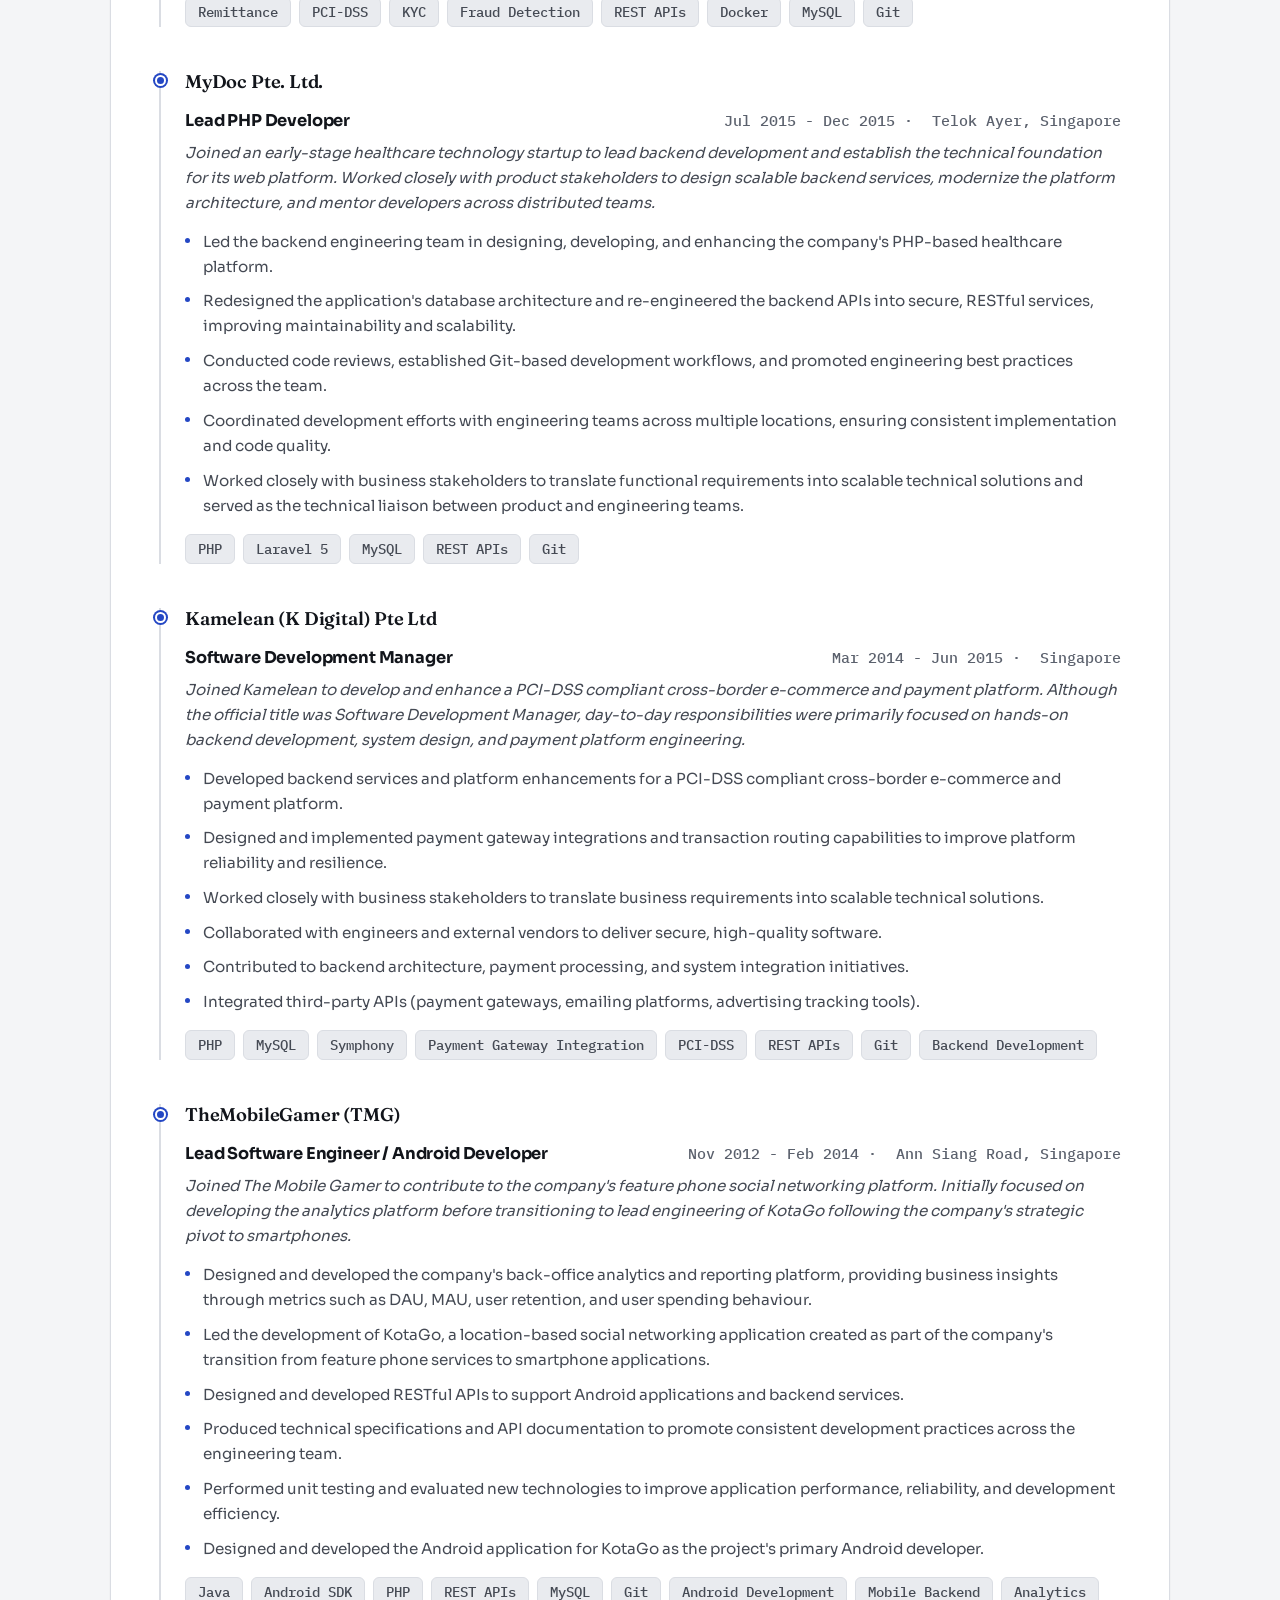
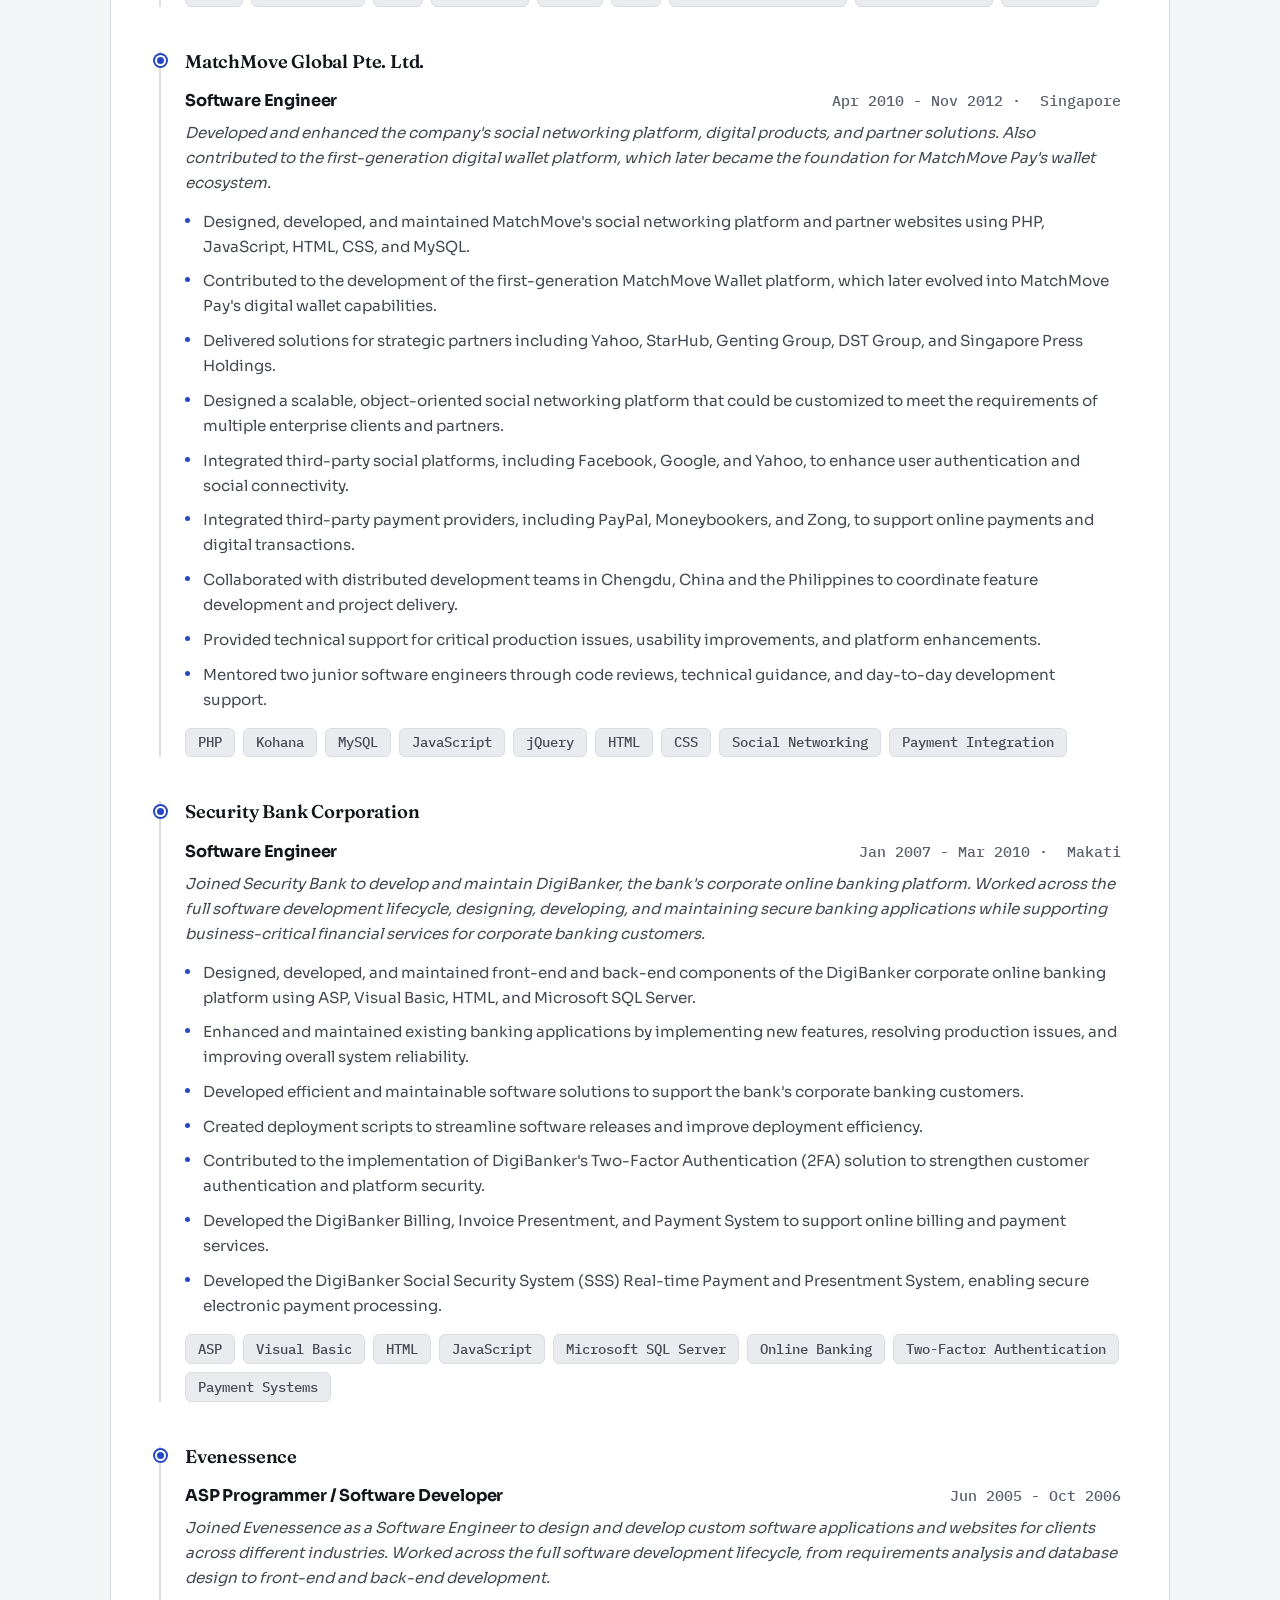
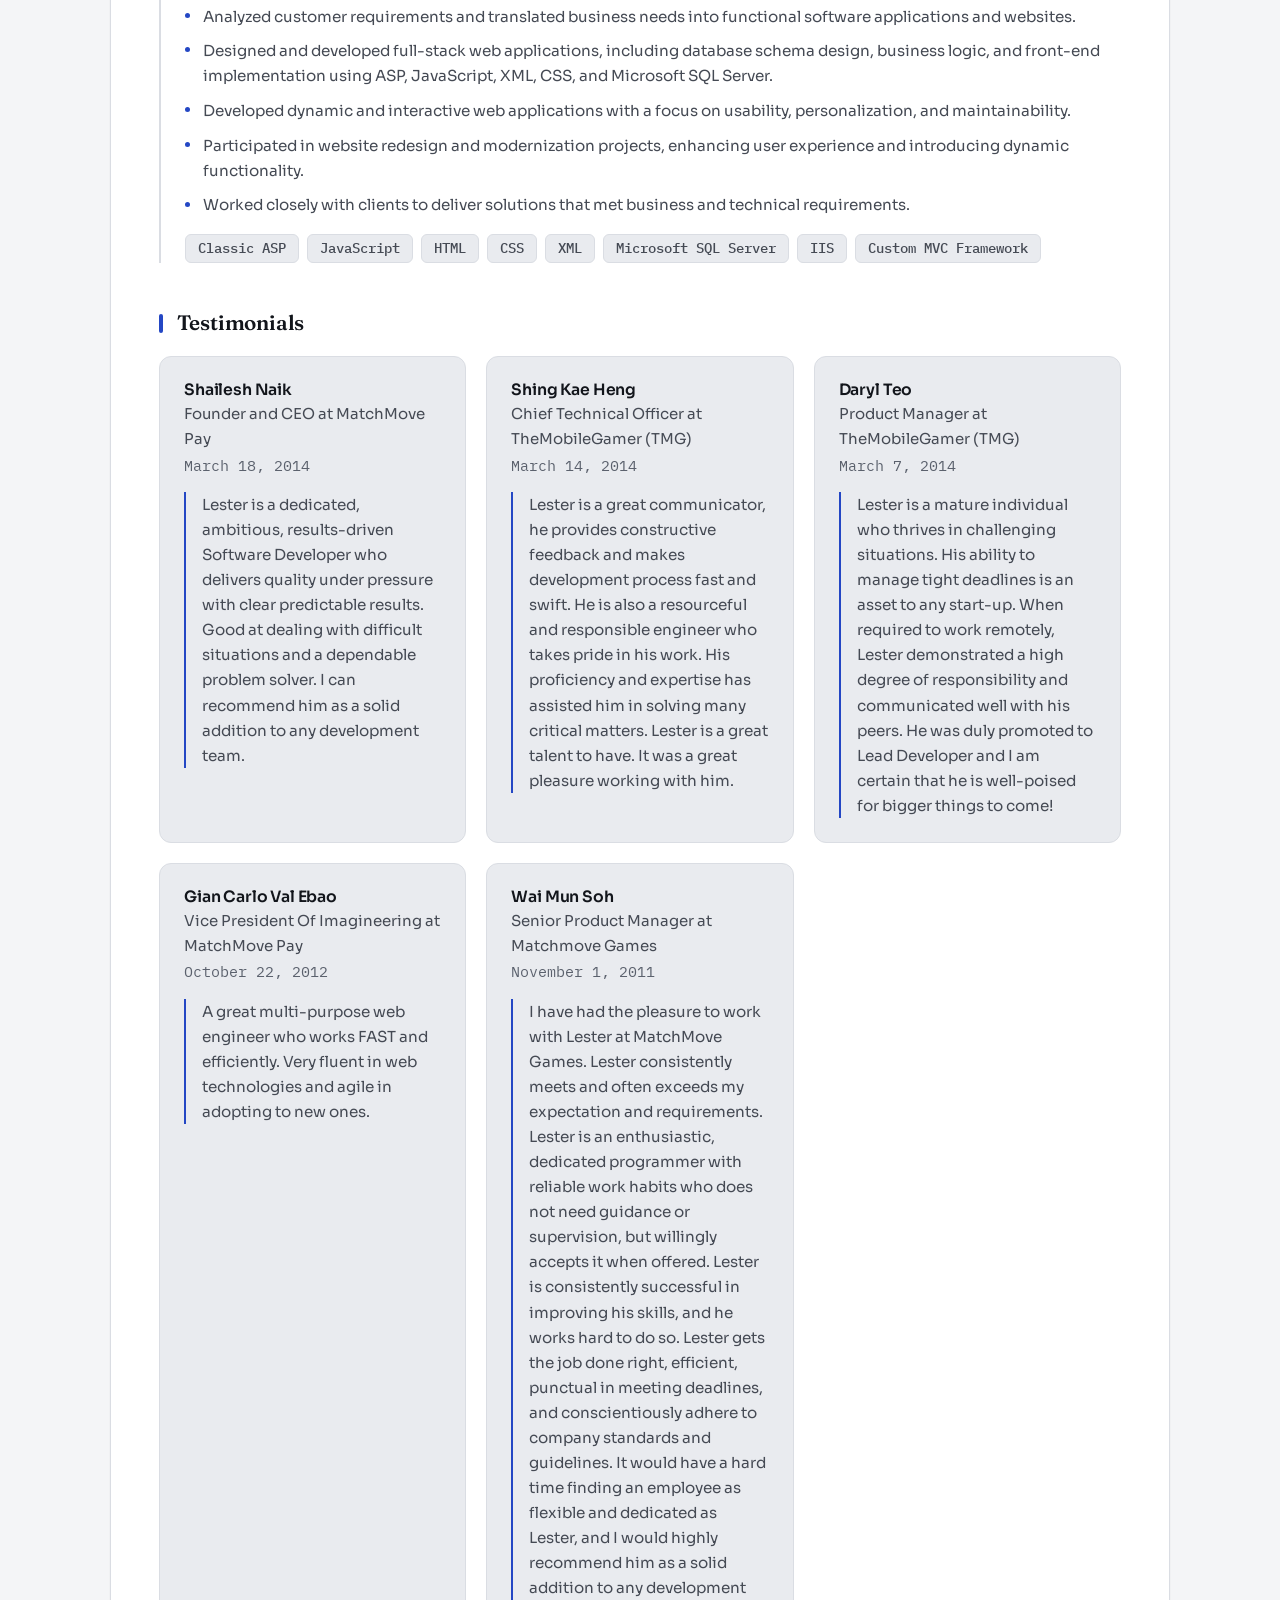
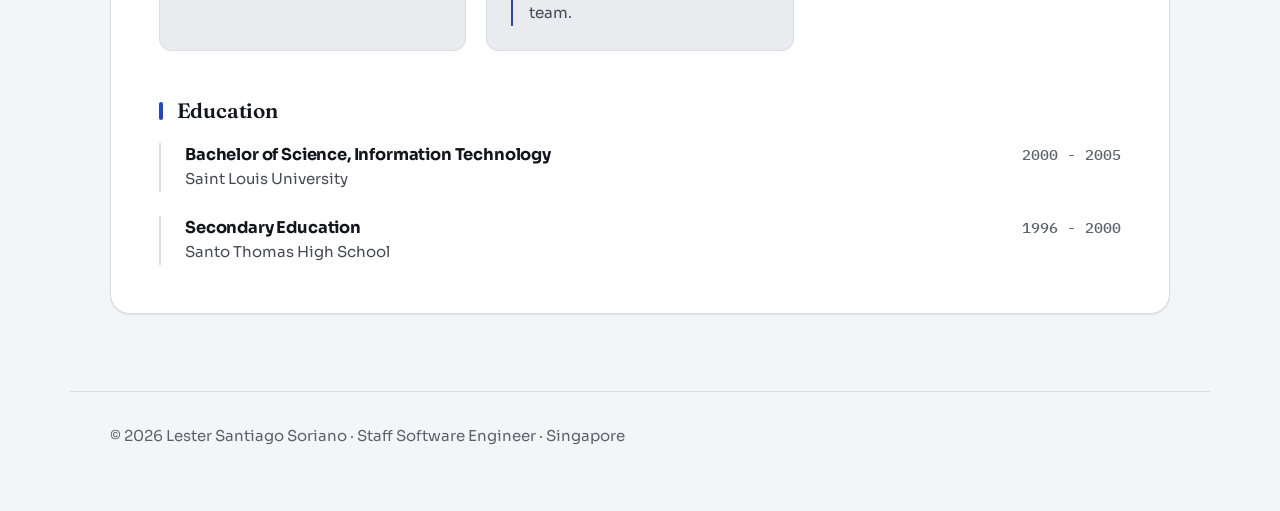
<file: resume.html>
<!DOCTYPE html>
<html lang="en">
  <head>
    <meta charset="UTF-8" />
    <meta name="viewport" content="width=device-width, initial-scale=1.0" />
    <title>Resume - Lester Santiago Soriano, Staff Software Engineer</title>
    <meta
      name="description"
      content="Resume of Lester Santiago Soriano, Staff Software Engineer in Singapore. Experience at NTUC Enterprise Nexus, MatchMove, Red Dot Payment, and Security Bank. Go, payments, fintech."
    />
    <link rel="canonical" href="https://frozentech03.github.io/resume.html" />
    <meta name="author" content="Lester Santiago Soriano" />
    <meta property="og:type" content="profile" />
    <meta property="og:title" content="Resume - Lester Santiago Soriano, Staff Software Engineer" />
    <meta
      property="og:description"
      content="Staff Software Engineer in Singapore. Payments, fintech, Go microservices. NTUC, MatchMove, Red Dot Payment, Security Bank."
    />
    <meta property="og:url" content="https://frozentech03.github.io/resume.html" />
    <meta property="og:image" content="https://frozentech03.github.io/assets/DSC_6380.jpg" />
    <meta property="og:locale" content="en_SG" />
    <meta name="twitter:card" content="summary_large_image" />
    <meta name="twitter:title" content="Resume - Lester Santiago Soriano, Staff Software Engineer" />
    <meta
      name="twitter:description"
      content="Staff Software Engineer in Singapore. Payments, fintech, and backend platforms."
    />
    <meta name="twitter:image" content="https://frozentech03.github.io/assets/DSC_6380.jpg" />
    <script type="application/ld+json">
      {
        "@context": "https://schema.org",
        "@graph": [
          {
            "@type": "ProfilePage",
            "@id": "https://frozentech03.github.io/resume.html#webpage",
            "url": "https://frozentech03.github.io/resume.html",
            "name": "Resume - Lester Santiago Soriano, Staff Software Engineer",
            "isPartOf": { "@id": "https://frozentech03.github.io/#website" },
            "about": { "@id": "https://frozentech03.github.io/#person" },
            "mainEntity": { "@id": "https://frozentech03.github.io/#person" }
          },
          {
            "@type": "Person",
            "@id": "https://frozentech03.github.io/#person",
            "name": "Lester Santiago Soriano",
            "alternateName": "Lester Soriano",
            "jobTitle": "Staff Software Engineer",
            "description": "Staff Software Engineer in Singapore specializing in backend platforms for payments, fintech, and digital commerce.",
            "url": "https://frozentech03.github.io/",
            "image": "https://frozentech03.github.io/assets/DSC_6380.jpg",
            "email": "mailto:lestersoriano@yahoo.com",
            "telephone": "+65-9351-3543",
            "worksFor": {
              "@type": "Organization",
              "name": "NTUC Enterprise Nexus Co-operative Limited"
            },
            "alumniOf": {
              "@type": "CollegeOrUniversity",
              "name": "Saint Louis University"
            },
            "sameAs": ["https://www.linkedin.com/in/lester-santiago-soriano"]
          }
        ]
      }
    </script>
    <link rel="preconnect" href="https://fonts.googleapis.com" />
    <link rel="preconnect" href="https://fonts.gstatic.com" crossorigin />
    <link
      href="https://fonts.googleapis.com/css2?family=Fraunces:opsz,wght@9..144,500;9..144,600&family=Sora:wght@400;500;600&family=IBM+Plex+Mono:wght@400;500&display=swap"
      rel="stylesheet"
    />
    <link rel="stylesheet" href="styles.css?v=20261123" />
  </head>
  <body>
    <a class="skip-link" href="#main">Skip to content</a>

    <header class="site-header">
      <nav class="nav" aria-label="Primary">
        <a href="index.html">Home</a>
        <a href="about.html">About</a>
        <a href="resume.html" aria-current="page">Resume</a>
        <a href="contact.html">Contact</a>
      </nav>
    </header>

    <main id="main" class="page-shell">
      <div class="resume-panel">
        <div class="resume-top">
          <div>
            <h1>Lester Santiago Soriano</h1>
            <p class="title">Staff Software Engineer</p>
          </div>
          <a
            class="cv-download"
            href="assets/Lester-Santiago-Soriano-2026-Staff-Software-Engineer-FinTech.pdf"
            download="Lester Santiago Soriano 2026 - Staff Software Engineer FinTech.pdf"
            >Download CV (PDF)</a
          >
        </div>

        <nav class="resume-quicknav" aria-label="Resume sections">
          <a href="#summary">Summary</a>
          <a href="#skills">Skills</a>
          <a href="#experience">Experience</a>
          <a href="#testimonials">Testimonials</a>
          <a href="#education">Education</a>
        </nav>

<section class="block" id="summary">
          <h2 class="section-title">
            Professional Summary
          </h2>
          <p class="summary">
            Lester Santiago Soriano is a Staff Software Engineer based in Singapore,
            specialising in backend platforms for payments, fintech, digital
            commerce, and distributed systems. Over the past 20 years, I have
            designed and developed online banking platforms, payment gateways,
            digital wallets, remittance services, voucher platforms, and
            cloud-native backend systems. My experience spans the evolution of
            Singapore's payment ecosystem - from early online banking solutions
            to modern Go-based microservices powering digital commerce.
          </p>
          <p class="summary">
            I enjoy solving complex backend engineering challenges through
            practical system design, scalable APIs, platform modernization, and
            reliable software delivery. My technical focus includes Go,
            distributed systems, microservices, cloud platforms, API design,
            platform reliability, and PCI-DSS compliant payment solutions.
            At NTUC, I have worked extensively with REST, gRPC, and Protobuf
            for service-to-service and platform integrations. Throughout my
            career, I've worked with cross-functional teams to build secure,
            scalable platforms that support millions of transactions and
            critical business operations across banking, fintech, and digital
            commerce.
          </p>
          <p class="summary">
            I am currently studying MCP (Model Context Protocol) and large
            language models (LLMs) to deepen my work in AI-assisted engineering
            and backend platform development.
          </p>
        </section>

        <section class="block" id="skills">
          <h2 class="section-title">Skills &amp; focus</h2>
          <div class="skills-board">
            <div>
              <h3>Technical skills</h3>
              <dl class="tech-skills">
                <div>
                  <dt>Languages</dt>
                  <dd>Go (Golang), PHP, JavaScript, SQL, Java</dd>
                </div>
                <div>
                  <dt>Backend</dt>
                  <dd>Microservices, Distributed Systems, REST APIs, gRPC, Protobuf, Serverless Architecture</dd>
                </div>
                <div>
                  <dt>Cloud</dt>
                  <dd>GCP (GKE, Cloud Run, Pub/Sub) - AWS (Lambda, API Gateway, CloudSearch)</dd>
                </div>
                <div>
                  <dt>Data</dt>
                  <dd>PostgreSQL, MySQL, Redis, Microsoft SQL Server</dd>
                </div>
                <div>
                  <dt>Tools</dt>
                  <dd>Docker, Kubernetes, Git, Datadog, Laravel, Kohana, Symfony</dd>
                </div>
              </dl>
            </div>
            <div>
              <h3>Strengths</h3>
              <ul>
                <li>Hands-on</li><li>Mentoring</li><li>Delivery</li><li>Reliability</li>
              </ul>
              <h3 style="margin-top:1rem">Core competencies</h3>
              <p class="tag-row">
                <span class="tag">Platform Architecture</span>
                <span class="tag">Distributed Systems</span>
                <span class="tag">Microservices</span>
                <span class="tag">System Design</span>
                <span class="tag">API Design</span>
                <span class="tag">REST / gRPC / Protobuf</span>
                <span class="tag">Technical Leadership</span>
                <span class="tag">Mentoring</span>
                <span class="tag">Observability</span>
                <span class="tag">Incident Response</span>
                <span class="tag">Cross-functional Collaboration</span>
                <span class="tag">Cloud (GCP/AWS)</span>
              </p>
              <h3 style="margin-top:1rem">Currently studying</h3>
              <p>MCP (Model Context Protocol) - Large Language Models (LLMs)</p>
              <h3 style="margin-top:1rem">Spoken languages</h3>
              <p>English · Filipino</p>
            </div>
          </div>
        </section>

<section class="block" id="experience">
          <h2 class="section-title">
            Work Experience
          </h2>

          <article class="employer">
            <h3 class="company">NTUC Enterprise Nexus Co-operative Limited</h3>
          <div class="role">
            <div class="role-top">
              <h4>Staff Software Engineer</h4>
              <div class="job-meta">
                <p>
                  Jan 2025 - Present
                </p>
                <p>
                  Singapore
                </p>
              </div>
            </div>
            <p class="job-blurb">
              Transitioned into a Staff Software Engineer role to focus on technical leadership, architecture, and building scalable backend platforms.
            </p>
            <ul>
              <li>
                Served as the primary engineer responsible for the integration of the new eVoucher platform (Pinelabs), driving technical design, system integration, API implementation, and production readiness.
              </li>
              <li>
                Architected the solution to replace physical vouchers with digital vouchers by extending the existing eVoucher platform capabilities, enabling a scalable digital voucher experience.
              </li>
              <li>
                Enhanced offer and promotions services supporting digital commerce workflows and platform scalability.
              </li>
              <li>
                Integrated the Loyalty Management System (LMS) with multiple core platforms, enabling migration to the new loyalty platform while ensuring system compatibility and data integrity.
              </li>
              <li>
                Collaborated with Product, SRE, and engineering teams to design
                and deliver scalable backend solutions across digital commerce
                platforms.
              </li>
              <li>
                Designed and implemented backend integrations using REST, gRPC,
                and Protobuf for microservices across voucher, loyalty, offer,
                and payment workflows.
              </li>
              <li>
                Adopted AI-assisted development workflows using Cursor and Claude
                Code to accelerate prototyping and improve backend engineering
                productivity.
              </li>
            </ul>
          </div>
          <div class="role">
            <div class="role-top">
              <h4>Team Lead</h4>
              <div class="job-meta">
                <p>
                  Apr 2023 - Dec 2024
                </p>
                <p>
                  Singapore
                </p>
              </div>
            </div>
            <p class="job-blurb">
              Led the engineering team responsible for NTUC's digital voucher platform, covering platform reliability, feature delivery, and B2C/B2B marketplace capabilities.
            </p>
            <ul>
              <li>
                Led the eVoucher engineering team, owning platform maintenance, production support, feature enhancements, and technical delivery.
              </li>
              <li>
                Architected the development of the B2C Digital Voucher Marketplace, contributing to expanded digital-voucher sales capabilities.
              </li>
              <li>
                Designed the B2B voucher marketplace and fulfilment workflow, replacing manual processes and improving sales-processing efficiency.
              </li>
              <li>
                Led the team's work to resolve SAP synchronisation and financial-posting issues, reducing recurring reconciliation failures and improving operational reliability.
              </li>
              <li>
                Improved backend service performance through Go optimisation and Redis caching, reducing API latency during peak usage.
              </li>
              <li>
                Established or strengthened observability, incident response, design-review, and engineering practices across the team.
              </li>
              <li>
                Mentored engineers and worked with product, operations, finance, and external partners to deliver reliable voucher and payment capabilities.
              </li>
            </ul>
          </div>
          <div class="role">
            <div class="role-top">
              <h4>Senior Software Engineer</h4>
              <div class="job-meta">
                <p>
                  May 2021 - Apr 2023
                </p>
                <p>
                  Singapore
                </p>
              </div>
            </div>
            <p class="job-blurb">
              Joined as an early engineering team member building NTUC's payment-processing capability.
            </p>
            <ul>
              <li>
                Developed payment integrations with Maybank and Adyen, enabling payment-processing capabilities for NTUC digital products.
              </li>
              <li>
                Built a BIN lookup service that identifies card and issuing-bank information to support payment routing and card-processing workflows.
              </li>
              <li>
                Took ownership of the eVoucher platform as the primary software engineer, driving platform enhancements, production support, technical improvements, and feature delivery.
              </li>
              <li>
                Served as Acting Team Lead for approximately one year, taking ownership of technical delivery, production support, design discussions, and team coordination while continuing to contribute as a hands-on Senior Software Engineer.
              </li>
            </ul>
          </div>
            <p class="tech-line tag-row">
                <span class="tag">Go (Golang)</span>
                <span class="tag">Google Cloud Platform (GKE, Cloud Run, Pub/Sub)</span>
                <span class="tag">Kubernetes</span>
                <span class="tag">PostgreSQL</span>
                <span class="tag">Redis</span>
                <span class="tag">Docker</span>
                <span class="tag">REST APIs</span>
                <span class="tag">gRPC</span>
                <span class="tag">Protobuf</span>
                <span class="tag">Datadog</span>
                <span class="tag">Git</span>
                <span class="tag">Distributed Systems</span>
                <span class="tag">Microservices</span>
            </p>
          </article>

          <article class="employer">
            <h3 class="company">Red Dot Payment</h3>
          <div class="role">
            <div class="role-top">
              <h4>Senior Software Developer</h4>
              <div class="job-meta">
                <p>
                  Aug 2018 - Apr 2021
                </p>
                <p>
                  Singapore
                </p>
              </div>
            </div>
            <p class="job-blurb">
              Senior hands-on engineer who took on technical-lead responsibilities for payment-platform initiatives, partnering with the Product Manager to guide delivery and support other developers.
            </p>
            <ul>
              <li>
                Contributed to the implementation of a serverless architecture for the payment-processing system, supporting a more scalable platform.
              </li>
              <li>
                Worked with Product and Security teams to deliver PCI-DSS-compliant transaction workflows and strengthen platform resilience.
              </li>
              <li>
                Established coding, technical-documentation, CI/CD, and application-development practices to improve consistency and code quality across the engineering team.
              </li>
              <li>
                Provided technical guidance to developers on backend design, implementation, troubleshooting, code reviews, and delivery decisions.
              </li>
              <li>
                Worked with the Product Manager to plan and lead Agile development activities across the team.
              </li>
              <li>
                Reviewed and improved technical processes to increase team productivity and support more reliable Agile delivery.
              </li>
              <li>
                Contributed directly to backend development and technical problem-solving for payment-platform initiatives.
              </li>
              <li>
                Built the merchant management system for Red Dot Payment, supporting merchant administration and payment-platform operations.
              </li>
              <li>
                Sole engineer responsible for the end-to-end development, integration, and ongoing maintenance of the PayNow payment-provider integration.
              </li>
            </ul>
          </div>
            <p class="tech-line tag-row">
                <span class="tag">Go (Golang)</span>
                <span class="tag">AWS Lambda</span>
                <span class="tag">Amazon API Gateway</span>
                <span class="tag">REST APIs</span>
                <span class="tag">MySQL</span>
                <span class="tag">Redis</span>
                <span class="tag">Serverless Architecture</span>
                <span class="tag">Payment Gateway</span>
                <span class="tag">PCI-DSS</span>
            </p>
          </article>

          <article class="employer">
            <h3 class="company">MatchMove Pay Pte. Ltd.</h3>
          <div class="role">
            <div class="role-top">
              <h4>Technical Director</h4>
              <div class="job-meta">
                <p>
                  Oct 2017 - Jul 2018
                </p>
                <p>
                  Singapore
                </p>
              </div>
            </div>
            <p class="job-blurb">
              Hands-on technical leader during MatchMove's transition from a monolithic platform to Go-based microservices. Assumed a substantial portion of the CTO's technical responsibilities after the CTO left.
            </p>
            <ul>
              <li>
                Led the design and implementation of the MatchMove Remittance Platform, enabling cross-border money transfers across India, the Philippines, Bangladesh, and China.
              </li>
              <li>
                Defined the company's microservices architecture strategy, leading the migration from a monolithic platform to Go-based distributed services supporting remittance, KYC, fraud detection, and payment processing.
              </li>
              <li>
                Designed and developed core Go services supporting Mastercard card authorization, transaction reversals, and PCI-DSS compliant payment processing.
              </li>
              <li>
                Led the implementation of Mastercard Digital Enablement Service (MDES), enabling tokenized virtual and physical card issuance.
              </li>
              <li>
                Designed and built a fraud detection platform using Go and AWS CloudSearch to improve transaction risk analysis and reduce false positives.
              </li>
              <li>
                Integrated Dow Jones and World-Check risk screening into real-time payment workflows to strengthen AML and compliance capabilities.
              </li>
            </ul>
          </div>
          <div class="role">
            <div class="role-top">
              <h4>Senior PHP Developer</h4>
              <div class="job-meta">
                <p>
                  Dec 2015 - Oct 2017
                </p>
                <p>
                  Singapore
                </p>
              </div>
            </div>
            <p class="job-blurb">
              Worked as a backend software engineer responsible for designing, developing, and enhancing MatchMove's payment platform using PHP and Go. Collaborated with product owners, business stakeholders, and distributed engineering teams to deliver secure and scalable financial solutions.
            </p>
            <ul>
              <li>
                Designed and developed backend services for MatchMove's payment platform using PHP and Go. Implemented a multi-pocket, multi-currency wallet system that enabled customers to manage multiple currencies within a single account.
              </li>
              <li>
                Performed code reviews and maintained source control using Git to ensure code quality and development best practices.
              </li>
              <li>
                Collaborated with engineering teams across multiple countries to coordinate development and deliver platform enhancements.
              </li>
              <li>
                Interpreted business requirements and served as the technical liaison between business stakeholders and the engineering team.
              </li>
            </ul>
          </div>
            <p class="tech-line tag-row">
                <span class="tag">Go (Golang)</span>
                <span class="tag">PHP</span>
                <span class="tag">AWS</span>
                <span class="tag">Microservices</span>
                <span class="tag">Distributed Systems</span>
                <span class="tag">Mastercard MDES</span>
                <span class="tag">Payment Processing</span>
                <span class="tag">Remittance</span>
                <span class="tag">PCI-DSS</span>
                <span class="tag">KYC</span>
                <span class="tag">Fraud Detection</span>
                <span class="tag">REST APIs</span>
                <span class="tag">Docker</span>
                <span class="tag">MySQL</span>
                <span class="tag">Git</span>
            </p>
          </article>

          <article class="employer">
            <h3 class="company">MyDoc Pte. Ltd.</h3>
          <div class="role">
            <div class="role-top">
              <h4>Lead PHP Developer</h4>
              <div class="job-meta">
                <p>
                  Jul 2015 - Dec 2015
                </p>
                <p>
                  Telok Ayer, Singapore
                </p>
              </div>
            </div>
            <p class="job-blurb">
              Joined an early-stage healthcare technology startup to lead backend development and establish the technical foundation for its web platform. Worked closely with product stakeholders to design scalable backend services, modernize the platform architecture, and mentor developers across distributed teams.
            </p>
            <ul>
              <li>
                Led the backend engineering team in designing, developing, and enhancing the company's PHP-based healthcare platform.
              </li>
              <li>
                Redesigned the application's database architecture and re-engineered the backend APIs into secure, RESTful services, improving maintainability and scalability.
              </li>
              <li>
                Conducted code reviews, established Git-based development workflows, and promoted engineering best practices across the team.
              </li>
              <li>
                Coordinated development efforts with engineering teams across multiple locations, ensuring consistent implementation and code quality.
              </li>
              <li>
                Worked closely with business stakeholders to translate functional requirements into scalable technical solutions and served as the technical liaison between product and engineering teams.
              </li>
            </ul>
          </div>
            <p class="tech-line tag-row">
                <span class="tag">PHP</span>
                <span class="tag">Laravel 5</span>
                <span class="tag">MySQL</span>
                <span class="tag">REST APIs</span>
                <span class="tag">Git</span>
            </p>
          </article>

          <article class="employer">
            <h3 class="company">Kamelean (K Digital) Pte Ltd</h3>
          <div class="role">
            <div class="role-top">
              <h4>Software Development Manager</h4>
              <div class="job-meta">
                <p>
                  Mar 2014 - Jun 2015
                </p>
                <p>
                  Singapore
                </p>
              </div>
            </div>
            <p class="job-blurb">
              Joined Kamelean to develop and enhance a PCI-DSS compliant cross-border e-commerce and payment platform. Although the official title was Software Development Manager, day-to-day responsibilities were primarily focused on hands-on backend development, system design, and payment platform engineering.
            </p>
            <ul>
              <li>
                Developed backend services and platform enhancements for a PCI-DSS compliant cross-border e-commerce and payment platform.
              </li>
              <li>
                Designed and implemented payment gateway integrations and transaction routing capabilities to improve platform reliability and resilience.
              </li>
              <li>
                Worked closely with business stakeholders to translate business requirements into scalable technical solutions.
              </li>
              <li>
                Collaborated with engineers and external vendors to deliver secure, high-quality software.
              </li>
              <li>
                Contributed to backend architecture, payment processing, and system integration initiatives.
              </li>
              <li>
                Integrated third-party APIs (payment gateways, emailing platforms, advertising tracking tools).
              </li>
            </ul>
          </div>
            <p class="tech-line tag-row">
                <span class="tag">PHP</span>
                <span class="tag">MySQL</span>
                <span class="tag">Symphony</span>
                <span class="tag">Payment Gateway Integration</span>
                <span class="tag">PCI-DSS</span>
                <span class="tag">REST APIs</span>
                <span class="tag">Git</span>
                <span class="tag">Backend Development</span>
            </p>
          </article>

          <article class="employer">
            <h3 class="company">TheMobileGamer (TMG)</h3>
          <div class="role">
            <div class="role-top">
              <h4>Lead Software Engineer / Android Developer</h4>
              <div class="job-meta">
                <p>
                  Nov 2012 - Feb 2014
                </p>
                <p>
                  Ann Siang Road, Singapore
                </p>
              </div>
            </div>
            <p class="job-blurb">
              Joined The Mobile Gamer to contribute to the company's feature phone social networking platform. Initially focused on developing the analytics platform before transitioning to lead engineering of KotaGo following the company's strategic pivot to smartphones.
            </p>
            <ul>
              <li>
                Designed and developed the company's back-office analytics and reporting platform, providing business insights through metrics such as DAU, MAU, user retention, and user spending behaviour.
              </li>
              <li>
                Led the development of KotaGo, a location-based social networking application created as part of the company's transition from feature phone services to smartphone applications.
              </li>
              <li>
                Designed and developed RESTful APIs to support Android applications and backend services.
              </li>
              <li>
                Produced technical specifications and API documentation to promote consistent development practices across the engineering team.
              </li>
              <li>
                Performed unit testing and evaluated new technologies to improve application performance, reliability, and development efficiency.
              </li>
              <li>
                Designed and developed the Android application for KotaGo as the project's primary Android developer.
              </li>
            </ul>
          </div>
            <p class="tech-line tag-row">
                <span class="tag">Java</span>
                <span class="tag">Android SDK</span>
                <span class="tag">PHP</span>
                <span class="tag">REST APIs</span>
                <span class="tag">MySQL</span>
                <span class="tag">Git</span>
                <span class="tag">Android Development</span>
                <span class="tag">Mobile Backend</span>
                <span class="tag">Analytics</span>
            </p>
          </article>

          <article class="employer">
            <h3 class="company">MatchMove Global Pte. Ltd.</h3>
          <div class="role">
            <div class="role-top">
              <h4>Software Engineer</h4>
              <div class="job-meta">
                <p>
                  Apr 2010 - Nov 2012
                </p>
                <p>
                  Singapore
                </p>
              </div>
            </div>
            <p class="job-blurb">
              Developed and enhanced the company's social networking platform, digital products, and partner solutions. Also contributed to the first-generation digital wallet platform, which later became the foundation for MatchMove Pay's wallet ecosystem.
            </p>
            <ul>
              <li>
                Designed, developed, and maintained MatchMove's social networking platform and partner websites using PHP, JavaScript, HTML, CSS, and MySQL.
              </li>
              <li>
                Contributed to the development of the first-generation MatchMove Wallet platform, which later evolved into MatchMove Pay's digital wallet capabilities.
              </li>
              <li>
                Delivered solutions for strategic partners including Yahoo, StarHub, Genting Group, DST Group, and Singapore Press Holdings.
              </li>
              <li>
                Designed a scalable, object-oriented social networking platform that could be customized to meet the requirements of multiple enterprise clients and partners.
              </li>
              <li>
                Integrated third-party social platforms, including Facebook, Google, and Yahoo, to enhance user authentication and social connectivity.
              </li>
              <li>
                Integrated third-party payment providers, including PayPal, Moneybookers, and Zong, to support online payments and digital transactions.
              </li>
              <li>
                Collaborated with distributed development teams in Chengdu, China and the Philippines to coordinate feature development and project delivery.
              </li>
              <li>
                Provided technical support for critical production issues, usability improvements, and platform enhancements.
              </li>
              <li>
                Mentored two junior software engineers through code reviews, technical guidance, and day-to-day development support.
              </li>
            </ul>
          </div>
            <p class="tech-line tag-row">
                <span class="tag">PHP</span>
                <span class="tag">Kohana</span>
                <span class="tag">MySQL</span>
                <span class="tag">JavaScript</span>
                <span class="tag">jQuery</span>
                <span class="tag">HTML</span>
                <span class="tag">CSS</span>
                <span class="tag">Social Networking</span>
                <span class="tag">Payment Integration</span>
            </p>
          </article>

          <article class="employer">
            <h3 class="company">Security Bank Corporation</h3>
          <div class="role">
            <div class="role-top">
              <h4>Software Engineer</h4>
              <div class="job-meta">
                <p>
                  Jan 2007 - Mar 2010
                </p>
                <p>
                  Makati
                </p>
              </div>
            </div>
            <p class="job-blurb">
              Joined Security Bank to develop and maintain DigiBanker, the bank's corporate online banking platform. Worked across the full software development lifecycle, designing, developing, and maintaining secure banking applications while supporting business-critical financial services for corporate banking customers.
            </p>
            <ul>
              <li>
                Designed, developed, and maintained front-end and back-end components of the DigiBanker corporate online banking platform using ASP, Visual Basic, HTML, and Microsoft SQL Server.
              </li>
              <li>
                Enhanced and maintained existing banking applications by implementing new features, resolving production issues, and improving overall system reliability.
              </li>
              <li>
                Developed efficient and maintainable software solutions to support the bank's corporate banking customers.
              </li>
              <li>
                Created deployment scripts to streamline software releases and improve deployment efficiency.
              </li>
              <li>
                Contributed to the implementation of DigiBanker's Two-Factor Authentication (2FA) solution to strengthen customer authentication and platform security.
              </li>
              <li>
                Developed the DigiBanker Billing, Invoice Presentment, and Payment System to support online billing and payment services.
              </li>
              <li>
                Developed the DigiBanker Social Security System (SSS) Real-time Payment and Presentment System, enabling secure electronic payment processing.
              </li>
            </ul>
          </div>
            <p class="tech-line tag-row">
                <span class="tag">ASP</span>
                <span class="tag">Visual Basic</span>
                <span class="tag">HTML</span>
                <span class="tag">JavaScript</span>
                <span class="tag">Microsoft SQL Server</span>
                <span class="tag">Online Banking</span>
                <span class="tag">Two-Factor Authentication</span>
                <span class="tag">Payment Systems</span>
            </p>
          </article>

          <article class="employer">
            <h3 class="company">Evenessence</h3>
          <div class="role">
            <div class="role-top">
              <h4>ASP Programmer / Software Developer</h4>
              <div class="job-meta">
                <p>
                  Jun 2005 - Oct 2006
                </p>
              </div>
            </div>
            <p class="job-blurb">
              Joined Evenessence as a Software Engineer to design and develop custom software applications and websites for clients across different industries. Worked across the full software development lifecycle, from requirements analysis and database design to front-end and back-end development.
            </p>
            <ul>
              <li>
                Analyzed customer requirements and translated business needs into functional software applications and websites.
              </li>
              <li>
                Designed and developed full-stack web applications, including database schema design, business logic, and front-end implementation using ASP, JavaScript, XML, CSS, and Microsoft SQL Server.
              </li>
              <li>
                Developed dynamic and interactive web applications with a focus on usability, personalization, and maintainability.
              </li>
              <li>
                Participated in website redesign and modernization projects, enhancing user experience and introducing dynamic functionality.
              </li>
              <li>
                Worked closely with clients to deliver solutions that met business and technical requirements.
              </li>
            </ul>
          </div>
            <p class="tech-line tag-row">
                <span class="tag">Classic ASP</span>
                <span class="tag">JavaScript</span>
                <span class="tag">HTML</span>
                <span class="tag">CSS</span>
                <span class="tag">XML</span>
                <span class="tag">Microsoft SQL Server</span>
                <span class="tag">IIS</span>
                <span class="tag">Custom MVC Framework</span>
            </p>
          </article>

        </section>

<section class="block" id="testimonials">
          <h2 class="section-title">
            Testimonials
          </h2>

          <div class="testimonials">
            <article class="testimonial">
              <h3 class="testimonial-name">
                <a href="https://www.linkedin.com/in/shaileshnaik/" rel="noopener noreferrer" target="_blank">Shailesh Naik</a>
              </h3>
              <div class="testimonial-top">
                <p class="testimonial-title">Founder and CEO at MatchMove Pay</p>
                <p class="testimonial-date">March 18, 2014</p>
              </div>
              <p class="testimonial-body">
                Lester is a dedicated, ambitious, results-driven Software Developer who
                delivers quality under pressure with clear predictable results. Good at
                dealing with difficult situations and a dependable problem solver. I can
                recommend him as a solid addition to any development team.
              </p>
            </article>
            <article class="testimonial">
              <h3 class="testimonial-name">
                <a href="https://www.linkedin.com/in/hskism/" rel="noopener noreferrer" target="_blank">Shing Kae Heng</a>
              </h3>
              <div class="testimonial-top">
                <p class="testimonial-title">Chief Technical Officer at TheMobileGamer (TMG)</p>
                <p class="testimonial-date">March 14, 2014</p>
              </div>
              <p class="testimonial-body">
                Lester is a great communicator, he provides constructive feedback and
                makes development process fast and swift. He is also a resourceful and
                responsible engineer who takes pride in his work. His proficiency and
                expertise has assisted him in solving many critical matters. Lester is a
                great talent to have. It was a great pleasure working with him.
              </p>
            </article>
            <article class="testimonial">
              <h3 class="testimonial-name">
                <a href="https://www.linkedin.com/in/thedarylteo/" rel="noopener noreferrer" target="_blank">Daryl Teo</a>
              </h3>
              <div class="testimonial-top">
                <p class="testimonial-title">Product Manager at TheMobileGamer (TMG)</p>
                <p class="testimonial-date">March 7, 2014</p>
              </div>
              <p class="testimonial-body">
                Lester is a mature individual who thrives in challenging situations. His
                ability to manage tight deadlines is an asset to any start-up. When
                required to work remotely, Lester demonstrated a high degree of
                responsibility and communicated well with his peers. He was duly
                promoted to Lead Developer and I am certain that he is well-poised for
                bigger things to come!
              </p>
            </article>
            <article class="testimonial">
              <h3 class="testimonial-name">
                <a href="https://www.linkedin.com/in/gianebao/" rel="noopener noreferrer" target="_blank">Gian Carlo Val Ebao</a>
              </h3>
              <div class="testimonial-top">
                <p class="testimonial-title">Vice President Of Imagineering at MatchMove Pay</p>
                <p class="testimonial-date">October 22, 2012</p>
              </div>
              <p class="testimonial-body">
                A great multi-purpose web engineer who works FAST and efficiently. Very
                fluent in web technologies and agile in adopting to new ones.
              </p>
            </article>
            <article class="testimonial">
              <h3 class="testimonial-name">
                <a href="https://www.linkedin.com/in/mickeysoh/" rel="noopener noreferrer" target="_blank">Wai Mun Soh</a>
              </h3>
              <div class="testimonial-top">
                <p class="testimonial-title">Senior Product Manager at Matchmove Games</p>
                <p class="testimonial-date">November 1, 2011</p>
              </div>
              <p class="testimonial-body">
                I have had the pleasure to work with Lester at MatchMove Games. Lester
                consistently meets and often exceeds my expectation and requirements.
                Lester is an enthusiastic, dedicated programmer with reliable work
                habits who does not need guidance or supervision, but willingly accepts
                it when offered. Lester is consistently successful in improving his
                skills, and he works hard to do so. Lester gets the job done right,
                efficient, punctual in meeting deadlines, and conscientiously adhere to
                company standards and guidelines. It would have a hard time finding an
                employee as flexible and dedicated as Lester, and I would highly
                recommend him as a solid addition to any development team.
              </p>
            </article>
          </div>
        </section>

<section class="block" id="education">
          <h2 class="section-title">
            Education
          </h2>

          <article class="job">
            <div class="job-top">
              <div>
                <h3>Bachelor of Science, Information Technology</h3>
                <p class="company">Saint Louis University</p>
              </div>
              <div class="job-meta">
                <p>
                  2000 - 2005
                </p>
              </div>
            </div>
          </article>

          <article class="job">
            <div class="job-top">
              <div>
                <h3>Secondary Education</h3>
                <p class="company">Santo Thomas High School</p>
              </div>
              <div class="job-meta">
                <p>
                  1996 - 2000
                </p>
              </div>
            </div>
          </article>
        </section>
      </div>
    </main>

    <footer class="site-footer">
      <p>&copy; 2026 Lester Santiago Soriano &middot; Staff Software Engineer &middot; Singapore</p>
    </footer>
  </body>
</html>
</file>
<file: styles.css>
/* ==========================================================================
   Lester Santiago Soriano — design system
   Grounded in Apple's Human Interface Guidelines: semantic color tokens with
   verified light/dark contrast, a real type scale, and a signature monospace
   treatment for technical data (dates, tech tags, phone) — a payments/backend
   engineer's ledger, not a generic portfolio template.
   ========================================================================== */

:root {
  /* Surfaces — cool graphite-gray, not warm cream */
  --bg: #f4f5f7;
  --surface: #ffffff;
  --surface-alt: #e9ebef;
  --header-bg: color-mix(in srgb, var(--surface) 88%, transparent);

  /* Content */
  --ink: #12151b;
  --ink-soft: #454a54;
  --ink-faint: #5b616d;

  /* Structure */
  --border: #dadde3;
  --border-strong: #c3c7d0;

  /* Accent — one color, one meaning: links, focus, primary actions */
  --accent: #2447c4;
  --accent-dark: #17318c;
  --accent-soft: #e4e9fb;
  --on-accent: #ffffff;

  /* Semantic (separate from accent) */
  --success: #1e7a46;
  --danger: #b3261e;

  --serif: "Fraunces", Georgia, "Times New Roman", serif;
  --sans: "Sora", -apple-system, BlinkMacSystemFont, "Segoe UI", Roboto, Helvetica, Arial, sans-serif;
  --mono: "IBM Plex Mono", ui-monospace, "SF Mono", Menlo, Consolas, monospace;

  /* Type scale — two small tiers instead of nine ad hoc sizes, both clear
     Apple's stated minimums (10pt desktop / 11pt mobile, ~13.3px/14.7px) */
  --text-meta: 0.9375rem;   /* 15px — labels, dates, chips, footer, nav */
  --text-small: 0.95rem;    /* 15.2px — secondary body copy */

  --radius-sm: 8px;
  --radius: 12px;
  --radius-lg: 20px;
  --radius-chip: 6px;

  --shadow-sm: 0 1px 2px rgba(21, 24, 29, 0.06), 0 1px 1px rgba(21, 24, 29, 0.04);
  --shadow-md: 0 12px 28px -8px rgba(21, 24, 29, 0.16);

  --container: 1140px;
  --content: 66ch;

  --header-h: 4.25rem;
}

/* Dark mode is disabled on purpose: the site defaults to light regardless
   of the visitor's system setting. The verified dark token set below is kept
   for reference if dark mode is reintroduced later (e.g. behind an explicit
   toggle rather than prefers-color-scheme).
:root.dark-reference-only {
  --bg: #14171e;
  --surface: #1b1f27;
  --surface-alt: #232833;

  --ink: #eceef2;
  --ink-soft: #b9bec9;
  --ink-faint: #8992a3;

  --border: #2b3039;
  --border-strong: #3a4049;

  --accent: #8fa0ff;
  --accent-dark: #b7c2ff;
  --accent-soft: #232c4d;
  --on-accent: #14171e;

  --success: #5fdb9e;
  --danger: #ff8a80;

  --shadow-sm: 0 1px 2px rgba(0, 0, 0, 0.5), 0 1px 1px rgba(0, 0, 0, 0.4);
  --shadow-md: 0 12px 28px -8px rgba(0, 0, 0, 0.6);
}
*/

/* ---------- Reset ---------- */
*,
*::before,
*::after {
  box-sizing: border-box;
}

html {
  scroll-behavior: smooth;
}

body {
  margin: 0;
  background: var(--bg);
  color: var(--ink);
  font-family: var(--sans);
  font-size: 16px;
  line-height: 1.65;
  -webkit-font-smoothing: antialiased;
  text-rendering: optimizeLegibility;
}

img {
  max-width: 100%;
  display: block;
}

a {
  color: var(--accent);
  text-decoration-color: color-mix(in srgb, var(--accent) 35%, transparent);
  text-underline-offset: 3px;
}

a:hover {
  color: var(--accent-dark);
}

h1,
h2,
h3,
h4 {
  font-family: var(--serif);
  color: var(--ink);
  line-height: 1.2;
  margin: 0 0 0.6em;
  font-weight: 600;
  letter-spacing: -0.01em;
  text-wrap: balance;
}

p {
  margin: 0 0 1em;
}

ul {
  margin: 0;
  padding: 0;
}

button {
  font: inherit;
}

:focus-visible {
  outline: 2px solid var(--accent);
  outline-offset: 3px;
  border-radius: 4px;
}

@media (prefers-reduced-motion: reduce) {
  html {
    scroll-behavior: auto;
  }

  *,
  *::before,
  *::after {
    animation-duration: 0.01ms !important;
    animation-iteration-count: 1 !important;
    transition-duration: 0.01ms !important;
    scroll-behavior: auto !important;
  }
}

/* ---------- Skip link ---------- */
.skip-link {
  position: absolute;
  left: -999px;
  top: 0;
  background: var(--accent);
  color: var(--on-accent);
  padding: 0.75rem 1.25rem;
  border-radius: 0 0 8px 0;
  z-index: 200;
  font-weight: 600;
}

.skip-link:focus {
  left: 0;
}

/* ---------- Header ---------- */
.site-header {
  position: sticky;
  top: 0;
  z-index: 100;
  display: flex;
  align-items: center;
  justify-content: flex-end;
  gap: 1.5rem;
  height: var(--header-h);
  padding-inline: clamp(1.25rem, 4vw, 2.5rem);
  background: var(--header-bg);
  backdrop-filter: blur(10px);
  -webkit-backdrop-filter: blur(10px);
  border-bottom: 1px solid var(--border);
}

.nav {
  display: flex;
  gap: clamp(1rem, 2.5vw, 2rem);
  font-size: var(--text-meta);
  font-weight: 500;
}

.nav a {
  display: inline-flex;
  align-items: center;
  color: var(--ink-soft);
  text-decoration: none;
  padding: 0.75rem 0.15rem;
  position: relative;
  min-height: 44px;
}

.nav a:hover {
  color: var(--ink);
}

.nav a[aria-current="page"] {
  color: var(--ink);
}

.nav a[aria-current="page"]::after {
  content: "";
  position: absolute;
  left: 0;
  right: 0;
  bottom: 0.65rem;
  height: 2px;
  background: var(--accent);
  border-radius: 2px;
}

/* ---------- Buttons ---------- */
.btn {
  display: inline-flex;
  align-items: center;
  justify-content: center;
  gap: 0.5rem;
  padding: 0.85rem 1.5rem;
  border-radius: var(--radius-sm);
  font-weight: 600;
  font-size: 0.95rem;
  text-decoration: none;
  border: 1px solid transparent;
  transition: background-color 0.15s ease, border-color 0.15s ease, color 0.15s ease, transform 0.15s ease;
}

.btn:active {
  transform: translateY(1px);
}

.btn-primary {
  background: var(--accent);
  color: var(--on-accent);
}

.btn-primary:hover {
  background: var(--accent-dark);
  color: var(--on-accent);
}

.btn-ghost {
  background: transparent;
  border-color: var(--border-strong);
  color: var(--ink);
}

.btn-ghost:hover {
  border-color: var(--accent);
  color: var(--accent);
}

.cv-download {
  display: inline-flex;
  align-items: center;
  gap: 0.5rem;
  padding: 0.7rem 1.25rem;
  border-radius: var(--radius-sm);
  border: 1px solid var(--border-strong);
  color: var(--ink);
  font-weight: 600;
  font-size: var(--text-meta);
  text-decoration: none;
  white-space: nowrap;
}

.cv-download::before {
  content: "↓";
  color: var(--accent);
  font-weight: 700;
}

.cv-download:hover {
  border-color: var(--accent);
  color: var(--accent);
}

/* ---------- Hero (home) ---------- */
.hero {
  max-width: var(--container);
  margin: 0 auto;
  padding: clamp(2.5rem, 6vw, 5.5rem) clamp(1.25rem, 4vw, 2.5rem);
  display: grid;
  grid-template-columns: 1.15fr 0.85fr;
  gap: clamp(2rem, 5vw, 4rem);
  align-items: start;
}

.hero-role {
  display: inline-block;
  margin: 0 0 1rem;
  padding: 0.3rem 0.75rem;
  background: var(--accent-soft);
  color: var(--accent-dark);
  border-radius: 999px;
  font-size: var(--text-meta);
  font-weight: 600;
  letter-spacing: 0.03em;
  text-transform: uppercase;
}

.hero-brand {
  font-size: clamp(2.3rem, 4.6vw, 3.6rem);
  margin-bottom: 0.5rem;
}

.hero-lede {
  max-width: 60ch;
  color: var(--ink-soft);
  font-size: 1.05rem;
  line-height: 1.75;
  margin-bottom: 2rem;
}

.hero-lede p + p {
  margin-top: 1rem;
}

.hero-open {
  margin-bottom: 2rem;
}

.hero-open-label {
  margin: 0 0 0.6rem;
  color: var(--ink-soft);
  font-size: var(--text-meta);
  font-weight: 600;
  letter-spacing: 0.06em;
  text-transform: uppercase;
}

.hero-open-list {
  display: flex;
  flex-wrap: wrap;
  gap: 0.5rem;
  margin: 0;
  padding: 0;
  list-style: none;
}

.hero-open-list li {
  padding: 0.35rem 0.85rem;
  border: 1px solid var(--border);
  border-radius: 999px;
  background: var(--accent-soft);
  color: var(--accent-dark);
  font-size: var(--text-meta);
  font-weight: 600;
}

.hero-actions {
  display: flex;
  flex-wrap: wrap;
  gap: 0.85rem;
}

.hero-visual img {
  width: 100%;
  height: auto;
  aspect-ratio: 4 / 5;
  object-fit: cover;
  object-position: center 15%;
  border-radius: var(--radius-lg);
  box-shadow: var(--shadow-md);
  border: 1px solid var(--border);
}

/* ---------- Page shell (about / resume / contact) ---------- */
.page-shell {
  max-width: var(--container);
  margin: 0 auto;
  padding: clamp(2rem, 5vw, 3.5rem) clamp(1.25rem, 4vw, 2.5rem) clamp(3rem, 6vw, 5rem);
}

.page-intro {
  max-width: var(--content);
  margin-bottom: clamp(2rem, 4vw, 3rem);
}

.page-intro h1 {
  font-size: clamp(2rem, 4vw, 2.6rem);
}

.page-intro p {
  color: var(--ink-soft);
  font-size: 1.05rem;
}

/* ---------- About: gallery + story ---------- */
.gallery {
  display: grid;
  grid-template-columns: repeat(auto-fill, minmax(140px, 1fr));
  gap: 0.75rem;
  margin-bottom: clamp(2.5rem, 5vw, 3.5rem);
}

.gallery-item {
  padding: 0;
  border: 1px solid var(--border);
  border-radius: var(--radius);
  overflow: hidden;
  background: var(--surface-alt);
  cursor: pointer;
  aspect-ratio: 3 / 4;
  transition: box-shadow 0.15s ease, transform 0.15s ease;
}

.gallery-item img {
  width: 100%;
  height: 100%;
  object-fit: cover;
  transition: transform 0.3s ease;
}

.gallery-item:hover {
  box-shadow: var(--shadow-md);
}

.gallery-item:hover img {
  transform: scale(1.04);
}

.about-story {
  max-width: var(--content);
  font-size: 1.05rem;
  line-height: 1.8;
  color: var(--ink-soft);
}

.about-lead {
  font-family: var(--serif);
  font-size: 1.5rem;
  color: var(--ink);
  margin-bottom: 1.1em;
}

.about-emphasis {
  font-family: var(--serif);
  font-size: 1.6rem;
  font-style: italic;
  color: var(--accent-dark);
  text-align: left;
  padding: 0.4rem 0 0.4rem 1.1rem;
  border-left: 3px solid var(--accent);
  margin: 1.75em 0;
}

.about-actions {
  display: flex;
  flex-wrap: wrap;
  gap: 0.85rem;
  margin-top: 2.25rem;
}

/* ---------- Lightbox (deliberately theme-invariant: always a dark stage) ---------- */
.lightbox {
  position: fixed;
  inset: 0;
  z-index: 300;
  display: none;
  align-items: center;
  justify-content: center;
  background: rgba(15, 16, 18, 0.92);
  padding: 2rem;
}

.lightbox.is-open {
  display: flex;
}

.lightbox-img {
  max-width: min(92vw, 900px);
  max-height: 86vh;
  width: auto;
  border-radius: var(--radius);
  box-shadow: 0 20px 60px rgba(0, 0, 0, 0.5);
}

.lightbox-close {
  position: absolute;
  top: 1.25rem;
  right: 1.25rem;
  background: rgba(255, 255, 255, 0.1);
  color: #fff;
  border: 1px solid rgba(255, 255, 255, 0.35);
  border-radius: 999px;
  padding: 0.55rem 1.1rem;
  font-weight: 600;
  cursor: pointer;
}

.lightbox-close:hover {
  background: rgba(255, 255, 255, 0.2);
}

body.lightbox-open {
  overflow: hidden;
}

/* ---------- Contact ---------- */
.contact-card {
  background: var(--surface);
  border: 1px solid var(--border);
  border-radius: var(--radius-lg);
  box-shadow: var(--shadow-sm);
  padding: clamp(1.5rem, 4vw, 2.5rem);
  max-width: 560px;
}

.contact-links {
  list-style: none;
  display: flex;
  flex-direction: column;
  gap: 1.1rem;
}

.contact-links li {
  display: flex;
  flex-direction: column;
  gap: 0.2rem;
  padding-bottom: 1.1rem;
  border-bottom: 1px solid var(--border);
}

.contact-links li:last-child {
  border-bottom: none;
  padding-bottom: 0;
}

.contact-links .label {
  font-size: var(--text-meta);
  font-weight: 600;
  text-transform: uppercase;
  letter-spacing: 0.05em;
  color: var(--ink-faint);
}

.contact-links a {
  font-size: 1.05rem;
  font-weight: 600;
  color: var(--ink);
  text-decoration: none;
}

.contact-links a:hover {
  color: var(--accent);
}

.contact-links a[href^="tel:"] {
  font-family: var(--mono);
  letter-spacing: 0.01em;
}

.contact-links span:not(.label) {
  font-size: 1.05rem;
  font-weight: 600;
  color: var(--ink);
}

.contact-form-card {
  margin-top: 1.5rem;
}

.form-title {
  font-family: var(--serif);
  font-size: 1.3rem;
  margin: 0 0 1.25rem;
  color: var(--ink);
}

.form-field {
  margin-bottom: 1.1rem;
}

.form-field label {
  display: block;
  font-size: var(--text-meta);
  font-weight: 600;
  text-transform: uppercase;
  letter-spacing: 0.05em;
  color: var(--ink-faint);
  margin-bottom: 0.4rem;
}

.form-field input,
.form-field textarea {
  width: 100%;
  padding: 0.7rem 0.9rem;
  border: 1px solid var(--border-strong);
  border-radius: var(--radius-sm);
  background: var(--surface);
  color: var(--ink);
  font: inherit;
  font-size: 1rem; /* 16px avoids iOS Safari auto-zoom on focus */
}

.form-field input:focus,
.form-field textarea:focus {
  outline: 2px solid var(--accent);
  outline-offset: 1px;
  border-color: var(--accent);
}

.form-field textarea {
  resize: vertical;
}

.form-status {
  margin: 0.9rem 0 0;
  font-size: var(--text-meta);
  min-height: 1.2em;
}

.form-status.is-success {
  color: var(--success);
}

.form-status.is-error {
  color: var(--danger);
}

/* ---------- Resume ---------- */
.resume-panel {
  background: var(--surface);
  border: 1px solid var(--border);
  border-radius: var(--radius-lg);
  box-shadow: var(--shadow-sm);
  padding: clamp(1.5rem, 4vw, 3rem);
}

.resume-top {
  display: flex;
  flex-wrap: wrap;
  align-items: center;
  justify-content: space-between;
  gap: 1.25rem;
  padding-bottom: 1.5rem;
  margin-bottom: 0.5rem;
  border-bottom: 1px solid var(--border);
}

.resume-top h1 {
  font-size: clamp(1.7rem, 3.4vw, 2.1rem);
  margin-bottom: 0.25rem;
}

.resume-top .title {
  color: var(--accent-dark);
  font-weight: 600;
  text-transform: uppercase;
  font-size: var(--text-meta);
  letter-spacing: 0.05em;
  margin: 0;
}

/* Quick section nav */
.resume-quicknav {
  position: sticky;
  top: var(--header-h);
  z-index: 90;
  display: flex;
  gap: 1.5rem;
  overflow-x: auto;
  padding: 0.85rem 0;
  margin-bottom: 2rem;
  background: color-mix(in srgb, var(--surface) 92%, transparent);
  backdrop-filter: blur(6px);
  border-bottom: 1px solid var(--border);
  font-size: var(--text-meta);
  font-weight: 600;
}

.resume-quicknav a {
  color: var(--ink-faint);
  text-decoration: none;
  white-space: nowrap;
  padding-bottom: 0.2rem;
  border-bottom: 2px solid transparent;
}

.resume-quicknav a:hover {
  color: var(--accent);
}

.block {
  padding-top: clamp(2.25rem, 4vw, 3rem);
  scroll-margin-top: calc(var(--header-h) + 3.5rem);
}

.block:first-of-type {
  padding-top: 0.5rem;
}

.section-title {
  position: relative;
  font-size: 1.3rem;
  padding-left: 1.1rem;
  margin-bottom: 1.25rem;
}

.section-title::before {
  content: "";
  position: absolute;
  left: 0;
  top: 0.15em;
  bottom: 0.15em;
  width: 4px;
  border-radius: 2px;
  background: var(--accent);
}

.summary {
  max-width: var(--content);
  color: var(--ink-soft);
  font-size: 1rem;
  line-height: 1.8;
}

/* Skills */
.skills-board {
  display: grid;
  grid-template-columns: 1.1fr 0.9fr;
  gap: clamp(1.75rem, 4vw, 3rem);
}

.skills-board h3 {
  font-family: var(--sans);
  font-size: var(--text-meta);
  font-weight: 700;
  text-transform: uppercase;
  letter-spacing: 0.05em;
  color: var(--ink-faint);
  margin-bottom: 0.75rem;
}

.tech-skills {
  display: grid;
  gap: 0.85rem;
}

.tech-skills > div {
  display: grid;
  grid-template-columns: 90px 1fr;
  gap: 0.75rem;
  padding-bottom: 0.75rem;
  border-bottom: 1px solid var(--border);
}

.tech-skills > div:last-child {
  border-bottom: none;
}

.tech-skills dt {
  font-size: var(--text-meta);
  font-weight: 600;
  color: var(--ink-faint);
}

.tech-skills dd {
  margin: 0;
  color: var(--ink-soft);
  font-size: var(--text-small);
  line-height: 1.55;
}

.skills-board ul {
  display: flex;
  flex-wrap: wrap;
  gap: 0.5rem;
  list-style: none;
}

.skills-board ul li {
  background: var(--accent-soft);
  color: var(--accent-dark);
  border-radius: 999px;
  padding: 0.35rem 0.85rem;
  font-size: var(--text-meta);
  font-weight: 600;
}

.skills-board > div > p {
  color: var(--ink-soft);
  font-size: var(--text-small);
  margin: 0;
}

/* Tag pills (core competencies / tech-line) — rendered as code tokens:
   monospace + a tighter chip radius, distinct from the soft trait pills
   above. Structure signals meaning: this is technical data. */
.tag-row {
  display: flex;
  flex-wrap: wrap;
  gap: 0.5rem;
  margin: 0;
}

.tag {
  display: inline-block;
  background: var(--surface-alt);
  border: 1px solid var(--border);
  color: var(--ink-soft);
  border-radius: var(--radius-chip);
  padding: 0.3rem 0.75rem;
  font-family: var(--mono);
  font-size: 0.875rem;
  font-weight: 500;
  line-height: 1.3;
}

.tech-line.tag-row {
  margin-top: 1rem;
}

/* Experience timeline */
.employer {
  position: relative;
  padding-left: 1.5rem;
  margin-bottom: 2.75rem;
  border-left: 2px solid var(--border);
}

.employer:last-child {
  margin-bottom: 0;
}

.employer::before {
  content: "";
  position: absolute;
  left: -6px;
  top: 0.3em;
  width: 11px;
  height: 11px;
  border-radius: 50%;
  background: var(--accent);
  border: 2px solid var(--surface);
  box-shadow: 0 0 0 2px var(--accent);
}

.company {
  font-size: 1.15rem;
  margin-bottom: 1rem;
}

.role {
  padding-bottom: 1.5rem;
  margin-bottom: 1.5rem;
  border-bottom: 1px dashed var(--border);
}

.role:last-of-type {
  border-bottom: none;
  margin-bottom: 0.5rem;
  padding-bottom: 0;
}

.role-top {
  display: flex;
  flex-wrap: wrap;
  align-items: baseline;
  justify-content: space-between;
  gap: 0.5rem 1.5rem;
  margin-bottom: 0.4rem;
}

.role-top h4 {
  font-family: var(--sans);
  font-size: 1.02rem;
  font-weight: 700;
  color: var(--ink);
  margin: 0;
}

.job-meta {
  display: flex;
  flex-wrap: wrap;
  gap: 0 0.6rem;
  color: var(--ink-faint);
  font-family: var(--mono);
  font-size: var(--text-meta);
  font-weight: 500;
  font-variant-numeric: tabular-nums;
  white-space: nowrap;
}

.job-meta p {
  margin: 0;
}

.job-meta p + p::before {
  content: "·";
  margin-right: 0.6rem;
  color: var(--ink-faint);
}

.job-blurb {
  color: var(--ink-soft);
  font-size: var(--text-small);
  font-style: italic;
  margin-bottom: 0.85rem;
}

.role ul,
.job ul {
  list-style: none;
  display: grid;
  gap: 0.6rem;
}

.role ul li,
.job ul li {
  position: relative;
  padding-left: 1.15rem;
  color: var(--ink-soft);
  font-size: var(--text-small);
  line-height: 1.65;
}

.role ul li::before,
.job ul li::before {
  content: "";
  position: absolute;
  left: 0;
  top: 0.6em;
  width: 5px;
  height: 5px;
  border-radius: 50%;
  background: var(--accent);
}

/* Education (reuses .job) */
.job {
  padding-left: 1.5rem;
  border-left: 2px solid var(--border);
  margin-bottom: 1.5rem;
}

.job:last-child {
  margin-bottom: 0;
}

.job-top {
  display: flex;
  flex-wrap: wrap;
  justify-content: space-between;
  align-items: baseline;
  gap: 0.5rem 1.5rem;
}

.job-top h3 {
  font-family: var(--sans);
  font-size: 1.02rem;
  font-weight: 700;
  margin-bottom: 0.15rem;
}

.job-top .company {
  font-family: var(--sans);
  font-size: var(--text-meta);
  color: var(--ink-soft);
  margin: 0;
}

.job-top .job-meta {
  color: var(--ink-faint);
}

/* Testimonials */
.testimonials {
  display: grid;
  grid-template-columns: repeat(auto-fit, minmax(280px, 1fr));
  gap: 1.25rem;
}

.testimonial {
  background: var(--surface-alt);
  border: 1px solid var(--border);
  border-radius: var(--radius);
  padding: 1.5rem;
  display: flex;
  flex-direction: column;
}

.testimonial-name {
  font-family: var(--sans);
  font-size: 0.98rem;
  margin-bottom: 0.15rem;
}

.testimonial-name a {
  color: var(--ink);
  text-decoration: none;
}

.testimonial-name a:hover {
  color: var(--accent);
}

.testimonial-top {
  margin-bottom: 0.85rem;
}

.testimonial-title {
  font-size: var(--text-meta);
  color: var(--ink-soft);
  margin: 0;
}

.testimonial-date {
  font-family: var(--mono);
  font-size: var(--text-meta);
  color: var(--ink-faint);
  margin: 0.1rem 0 0;
}

.testimonial-body {
  font-size: var(--text-small);
  line-height: 1.65;
  color: var(--ink-soft);
  margin: 0;
  position: relative;
  padding-left: 1rem;
  border-left: 2px solid var(--accent);
}

/* ---------- Footer ---------- */
.site-footer {
  max-width: var(--container);
  margin: 0 auto;
  padding: 2rem clamp(1.25rem, 4vw, 2.5rem) 3rem;
  color: var(--ink-faint);
  font-size: var(--text-meta);
  border-top: 1px solid var(--border);
}

/* ---------- Responsive ---------- */
@media (max-width: 960px) {
  .hero {
    grid-template-columns: 1fr;
  }

  .hero-visual {
    order: -1;
  }

  .skills-board {
    grid-template-columns: 1fr;
  }

  .nav {
    gap: 1rem;
  }
}

@media (max-width: 640px) {
  .site-header {
    padding-inline: 1.1rem;
  }

  .resume-top {
    flex-direction: column;
    align-items: flex-start;
  }

  .tech-skills > div {
    grid-template-columns: 1fr;
    gap: 0.25rem;
  }

  .gallery {
    grid-template-columns: repeat(2, 1fr);
  }
}

/* ---------- Print ---------- */
@media print {
  .site-header,
  .site-footer,
  .resume-quicknav,
  .cv-download {
    display: none;
  }

  body {
    background: #fff;
  }

  .resume-panel {
    border: none;
    box-shadow: none;
  }
}
</file>
